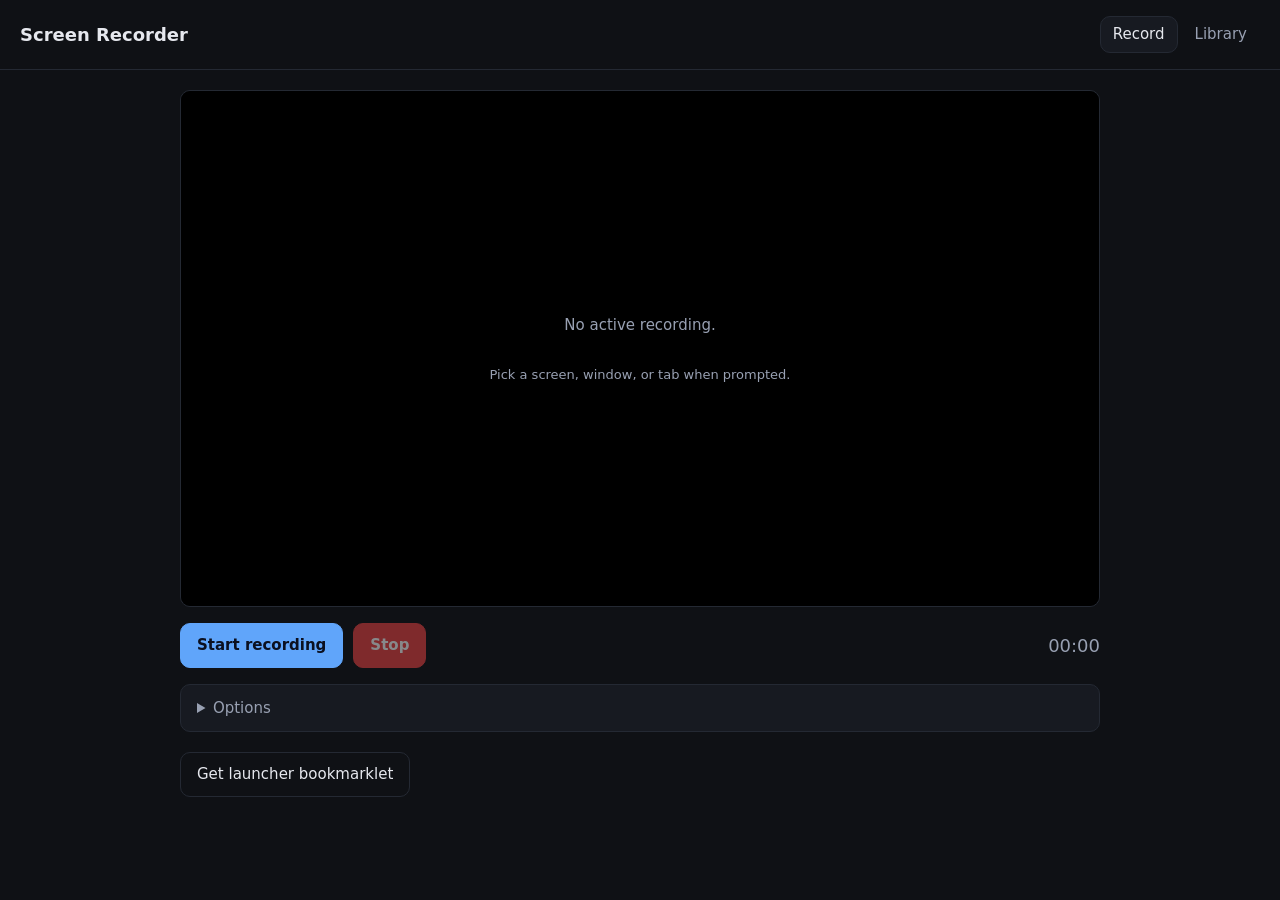
<file: screen-recorder/index.html>
<!DOCTYPE html>
<html lang="en">
<head>
  <meta charset="UTF-8" />
  <meta name="viewport" content="width=device-width, initial-scale=1, viewport-fit=cover" />
  <meta name="theme-color" content="#0f1115" />
  <title>Screen Recorder</title>
  <link rel="manifest" href="./manifest.webmanifest" />
  <link rel="icon" type="image/svg+xml" href="./icons/icon.svg" />
  <link rel="stylesheet" href="./css/styles.css" />
</head>
<body>
  <header class="app-header">
    <h1>Screen Recorder</h1>
    <nav class="tabs" role="tablist">
      <button class="tab" data-view="recorder" role="tab" aria-selected="true">Record</button>
      <button class="tab" data-view="library" role="tab" aria-selected="false">Library</button>
    </nav>
  </header>

  <main id="view-root" class="view-root"></main>

  <template id="tpl-recorder">
    <section class="recorder">
      <div class="preview-wrap">
        <video id="preview" autoplay muted playsinline></video>
        <div class="preview-empty" id="preview-empty">
          <p>No active recording.</p>
          <p class="hint">Pick a screen, window, or tab when prompted.</p>
        </div>
      </div>
      <div class="controls">
        <button id="btn-start" class="primary">Start recording</button>
        <button id="btn-stop" class="danger" disabled>Stop</button>
        <span id="timer" class="timer" aria-live="polite">00:00</span>
      </div>
      <details class="options">
        <summary>Options</summary>
        <label><input type="checkbox" id="opt-audio" checked /> Capture system audio (if available)</label>
        <label><input type="checkbox" id="opt-mic" /> Include microphone</label>
      </details>
      <div class="install-hint">
        <button id="btn-get-bookmarklet" class="ghost">Get launcher bookmarklet</button>
      </div>
    </section>
  </template>

  <template id="tpl-library">
    <section class="library">
      <ul id="recordings" class="recordings"></ul>
      <p id="library-empty" class="empty">No recordings saved yet.</p>
    </section>
  </template>

  <template id="tpl-trimmer">
    <section class="trimmer">
      <button class="back" id="btn-back">&larr; Back to library</button>
      <h2 id="trim-title"></h2>
      <video id="trim-video" controls playsinline></video>
      <div class="trim-range">
        <label>Start <input type="range" id="trim-start" min="0" max="100" step="0.01" value="0" /></label>
        <label>End <input type="range" id="trim-end" min="0" max="100" step="0.01" value="100" /></label>
        <div class="trim-readout">
          <span id="trim-start-read">0.00s</span> &rarr; <span id="trim-end-read">0.00s</span>
          (<span id="trim-duration-read">0.00s</span>)
        </div>
      </div>
      <div class="controls">
        <button id="btn-preview" class="ghost">Preview range</button>
        <button id="btn-export" class="primary">Export trimmed</button>
        <button id="btn-download-original" class="ghost">Download original</button>
      </div>
      <progress id="export-progress" value="0" max="1" hidden></progress>
    </section>
  </template>

  <dialog id="bookmarklet-dialog">
    <form method="dialog">
      <h3>Launcher bookmarklet</h3>
      <p>Drag the link below to your bookmarks bar. Clicking it opens the recorder and auto-starts.</p>
      <p><a id="bookmarklet-link" href="#">Record Screen</a></p>
      <p class="hint">Or copy this URL:</p>
      <textarea id="bookmarklet-source" readonly rows="4"></textarea>
      <menu><button value="close">Close</button></menu>
    </form>
  </dialog>

  <script type="module" src="./js/app.js"></script>
</body>
</html>
</file>
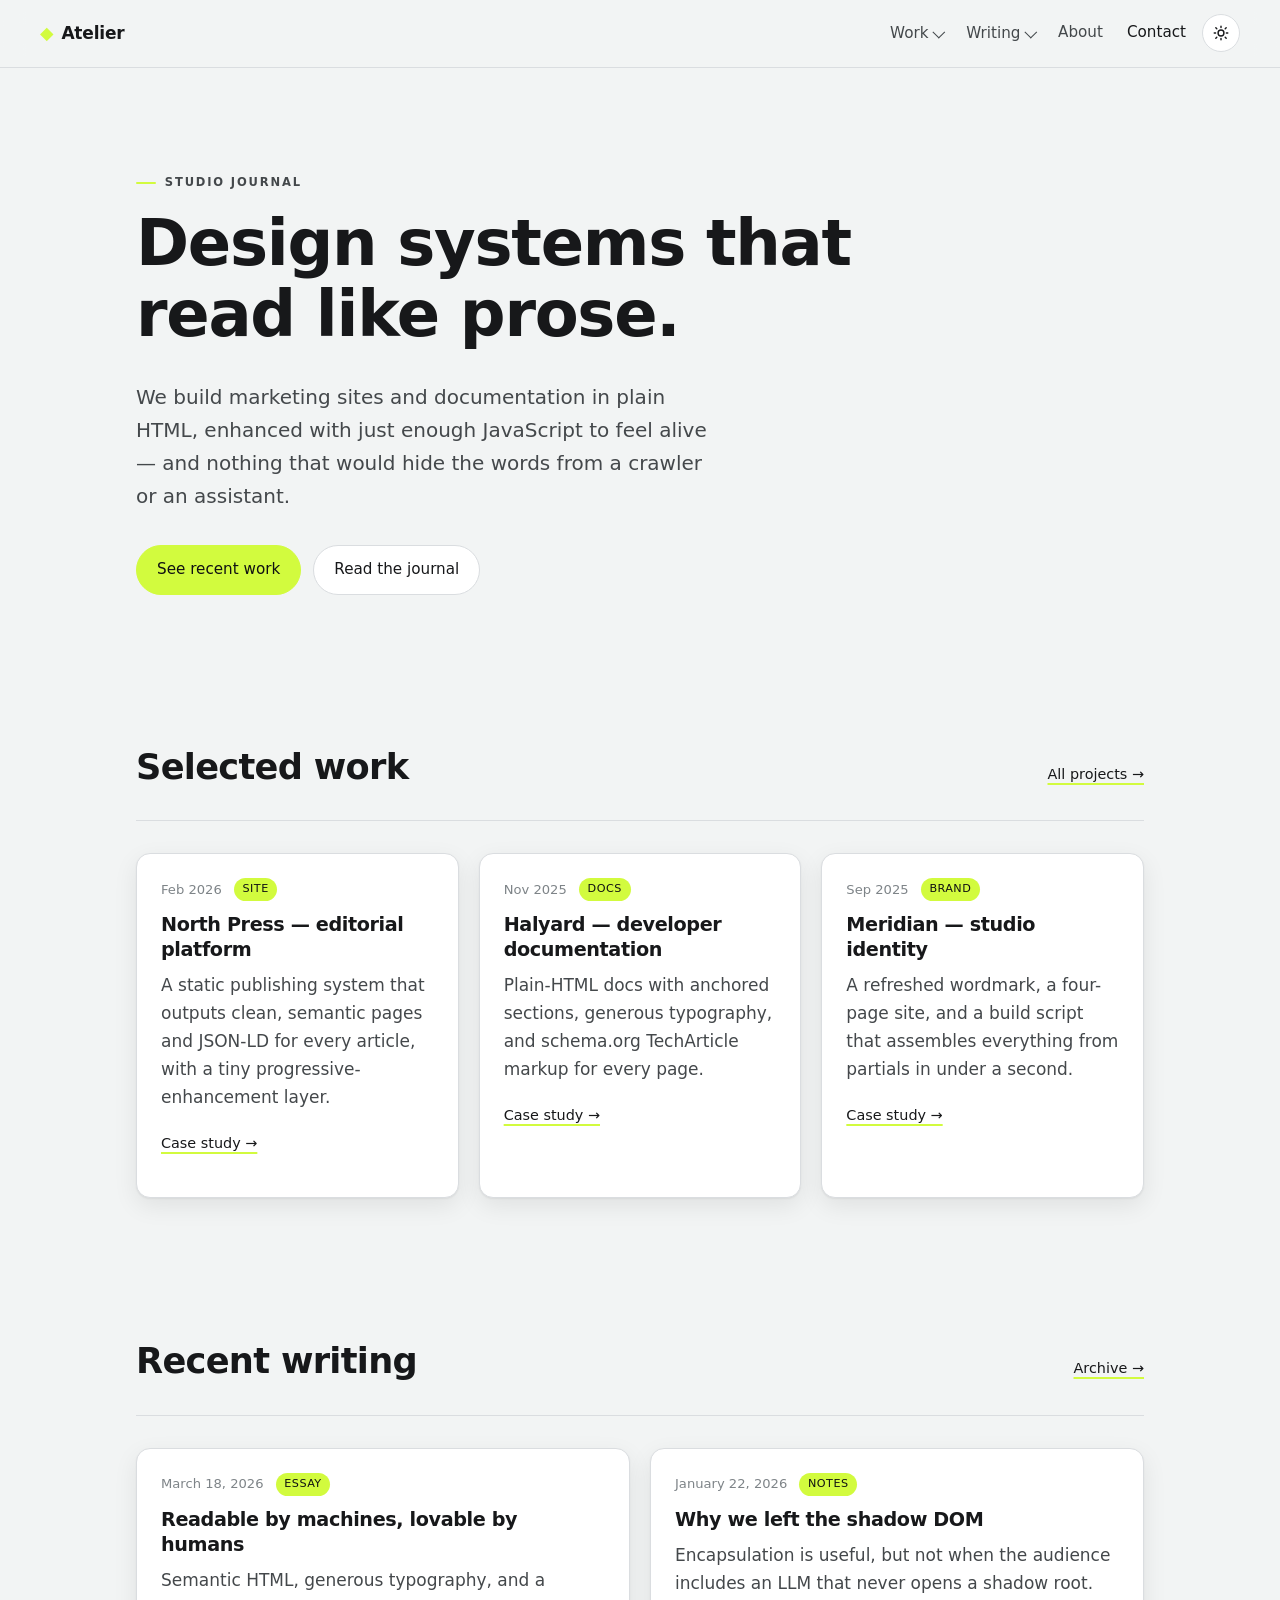
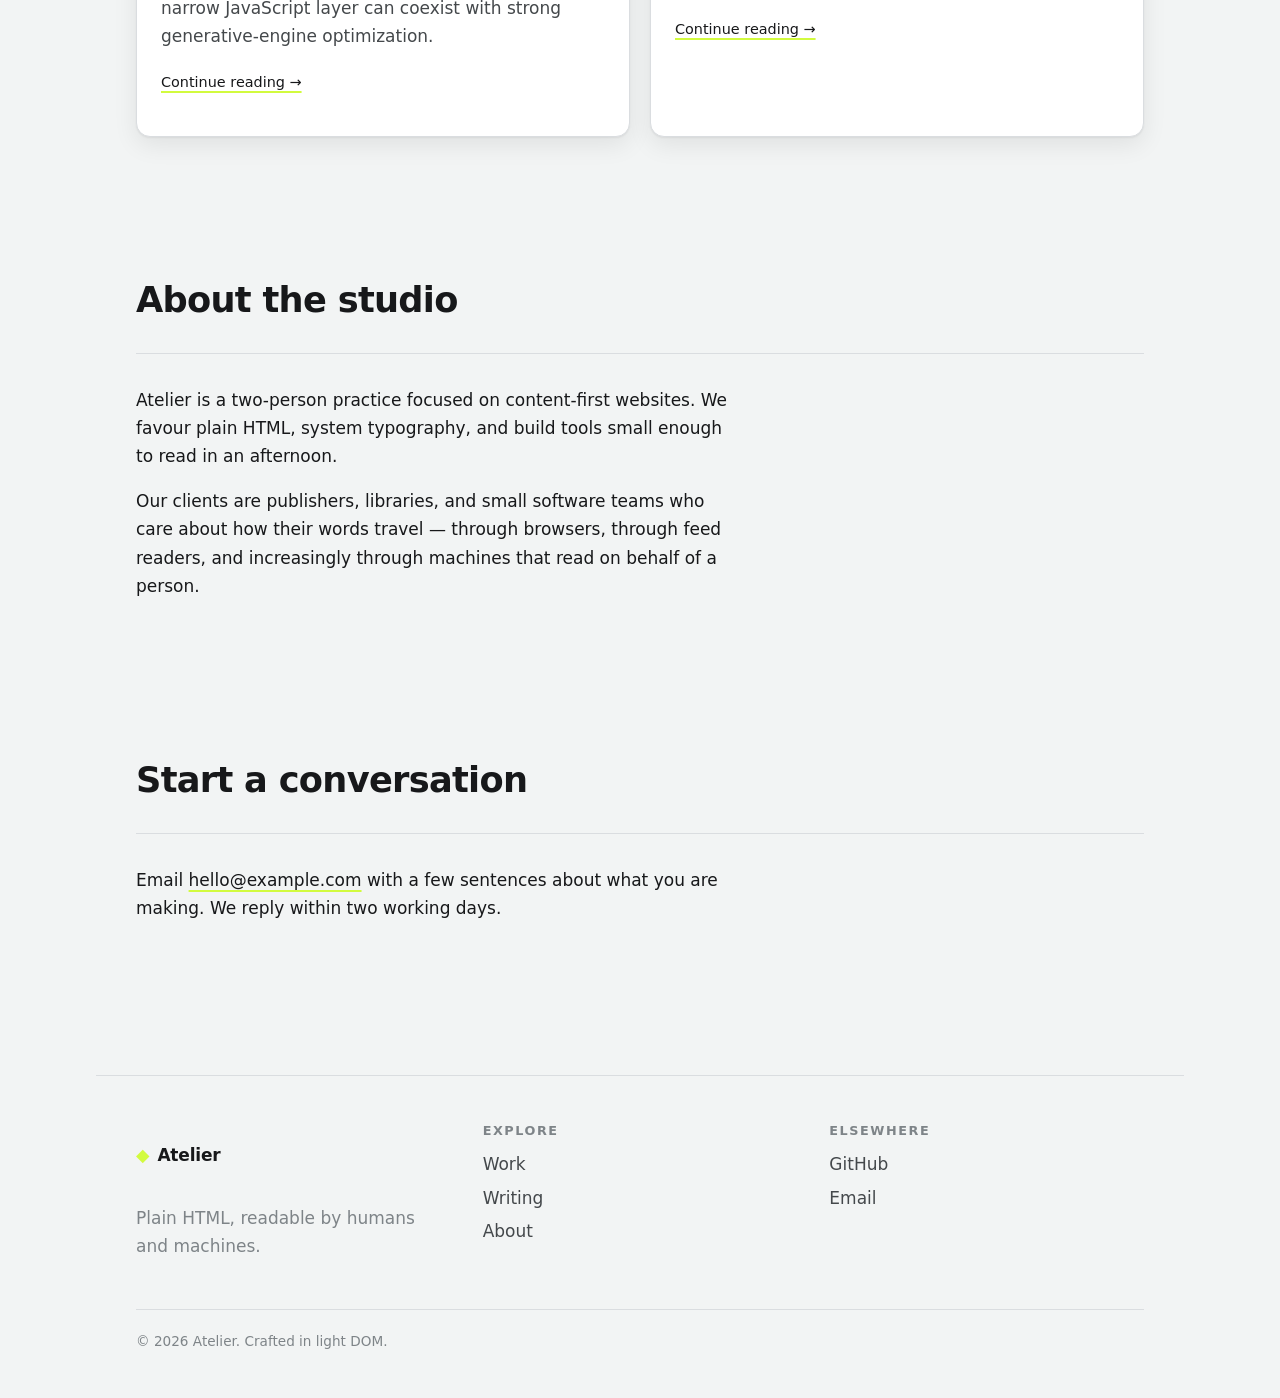
<file: templating/index.html>
<!doctype html>
<html lang="en">
<head>
  <meta charset="utf-8" />
  <meta name="viewport" content="width=device-width, initial-scale=1" />
  <title>Atelier — Plain HTML, built for humans and machines</title>
  <meta name="description" content="A small studio that builds marketing sites and documentation in semantic HTML, enhanced with just enough JavaScript." />
  <link rel="canonical" href="https://example.com/" />
  <script>
    (function(){try{var t=localStorage.getItem('theme');if(t==='light'||t==='dark')document.documentElement.setAttribute('data-theme',t);}catch(e){}})();
  </script>
  <link rel="preconnect" href="https://rsms.me" crossorigin>
  <link rel="stylesheet" href="https://rsms.me/inter/inter.css">
  <link rel="stylesheet" href="./assets/styles.css" />

  <script type="application/ld+json">
  {
    "@context": "https://schema.org",
    "@type": "WebSite",
    "name": "Atelier",
    "url": "https://example.com/",
    "description": "A small studio that builds marketing sites and documentation in semantic HTML.",
    "publisher": {
      "@type": "Organization",
      "name": "Atelier",
      "url": "https://example.com/"
    }
  }
  </script>
</head>
<body>

  <!-- fragment: header-mega.html (inlined at build time) -->
  <header class="site-header site-header-mega" data-fragment="header-mega">
    <a class="brand" href="/">
      <span class="brand-mark" aria-hidden="true">◆</span>
      <span class="brand-name">Atelier</span>
    </a>

    <nav id="site-nav" class="site-nav" aria-label="Primary">
      <ul>
        <li class="nav-group">
          <details class="dropdown" data-dropdown>
            <summary>
              Work
              <span class="dropdown-chevron" aria-hidden="true"></span>
            </summary>
            <div class="dropdown-panel" role="group" aria-label="Recent work">
              <ul class="dropdown-list">
                <li><a href="/work/north-press.html">North Press</a></li>
                <li><a href="/work/halyard.html">Halyard</a></li>
                <li><a href="/work/meridian.html">Meridian</a></li>
                <li><a href="/work/axon.html">Axon</a></li>
                <li><a href="/work/ember.html">Ember</a></li>
                <li role="separator" class="dropdown-sep"></li>
                <li><a href="#work" class="dropdown-all">All projects &rarr;</a></li>
              </ul>
            </div>
          </details>
        </li>

        <li class="nav-group">
          <details class="dropdown" data-dropdown>
            <summary>
              Writing
              <span class="dropdown-chevron" aria-hidden="true"></span>
            </summary>
            <div class="dropdown-panel" role="group" aria-label="Recent writing">
              <ul class="dropdown-list">
                <li><a href="./article.html">Readable by machines, lovable by humans</a></li>
                <li><a href="/writing/light-dom-fragments.html">Why we left the shadow DOM</a></li>
                <li><a href="/writing/build-step-in-an-afternoon.html">A build step you can read in an afternoon</a></li>
                <li><a href="/writing/anchors-not-routers.html">Anchors, not routers</a></li>
                <li><a href="/writing/schema-first-drafts.html">Writing the schema before the prose</a></li>
                <li role="separator" class="dropdown-sep"></li>
                <li><a href="#writing" class="dropdown-all">Full archive &rarr;</a></li>
              </ul>
            </div>
          </details>
        </li>

        <li><a href="#about">About</a></li>
        <li><a href="#contact">Contact</a></li>
      </ul>
    </nav>

    <div class="header-tools">
      <button
        class="theme-toggle"
        type="button"
        aria-label="Toggle color theme"
        aria-pressed="false"
        data-toggle="theme"
      >
        <svg class="theme-icon theme-icon-sun" viewBox="0 0 20 20" fill="none" stroke="currentColor" stroke-width="1.6" stroke-linecap="round" aria-hidden="true">
          <circle cx="10" cy="10" r="3.25"/>
          <path d="M10 2.5v1.5M10 16v1.5M4.25 4.25l1.06 1.06M14.69 14.69l1.06 1.06M2.5 10h1.5M16 10h1.5M4.25 15.75l1.06-1.06M14.69 5.31l1.06-1.06"/>
        </svg>
        <svg class="theme-icon theme-icon-moon" viewBox="0 0 20 20" fill="none" stroke="currentColor" stroke-width="1.6" stroke-linecap="round" stroke-linejoin="round" aria-hidden="true">
          <path d="M17 11.5A7.5 7.5 0 1 1 8.5 3 5.5 5.5 0 0 0 17 11.5z"/>
        </svg>
      </button>

      <button
        class="nav-toggle"
        type="button"
        aria-expanded="false"
        aria-controls="site-nav"
        data-toggle="nav"
      >
        <span class="sr-only">Menu</span>
        <span class="nav-toggle-bar" aria-hidden="true"></span>
        <span class="nav-toggle-bar" aria-hidden="true"></span>
        <span class="nav-toggle-bar" aria-hidden="true"></span>
      </button>
    </div>
  </header>

  <main>

    <!-- fragment: hero.html -->
    <section class="hero" id="top" data-fragment="hero">
      <p class="eyebrow">Studio Journal</p>
      <h1>Design systems that read like prose.</h1>
      <p class="lede">
        We build marketing sites and documentation in plain HTML, enhanced with
        just enough JavaScript to feel alive &mdash; and nothing that would hide
        the words from a crawler or an assistant.
      </p>
      <p class="cta-row">
        <a class="button button-primary" href="#work">See recent work</a>
        <a class="button" href="#writing">Read the journal</a>
      </p>
    </section>

    <section class="section" id="work" aria-labelledby="work-title">
      <header class="section-head">
        <h2 id="work-title">Selected work</h2>
        <a href="/work.html">All projects &rarr;</a>
      </header>

      <div class="card-grid">
        <!-- fragment: card.html (variant: project) -->
        <article class="card">
          <p class="card-meta">
            <time datetime="2026-02">Feb 2026</time>
            <span class="card-tag">Site</span>
          </p>
          <h3 class="card-title">
            <a href="/work/north-press.html">North Press — editorial platform</a>
          </h3>
          <p class="card-excerpt">
            A static publishing system that outputs clean, semantic pages and
            JSON-LD for every article, with a tiny progressive-enhancement layer.
          </p>
          <p class="card-cta"><a href="/work/north-press.html">Case study &rarr;</a></p>
        </article>

        <article class="card">
          <p class="card-meta">
            <time datetime="2025-11">Nov 2025</time>
            <span class="card-tag">Docs</span>
          </p>
          <h3 class="card-title">
            <a href="/work/halyard.html">Halyard — developer documentation</a>
          </h3>
          <p class="card-excerpt">
            Plain-HTML docs with anchored sections, generous typography, and
            schema.org TechArticle markup for every page.
          </p>
          <p class="card-cta"><a href="/work/halyard.html">Case study &rarr;</a></p>
        </article>

        <article class="card">
          <p class="card-meta">
            <time datetime="2025-09">Sep 2025</time>
            <span class="card-tag">Brand</span>
          </p>
          <h3 class="card-title">
            <a href="/work/meridian.html">Meridian — studio identity</a>
          </h3>
          <p class="card-excerpt">
            A refreshed wordmark, a four-page site, and a build script that
            assembles everything from partials in under a second.
          </p>
          <p class="card-cta"><a href="/work/meridian.html">Case study &rarr;</a></p>
        </article>
      </div>
    </section>

    <section class="section" id="writing" aria-labelledby="writing-title">
      <header class="section-head">
        <h2 id="writing-title">Recent writing</h2>
        <a href="/writing/">Archive &rarr;</a>
      </header>

      <div class="card-grid">
        <!-- fragment: card.html (variant: essay) -->
        <article class="card">
          <p class="card-meta">
            <time datetime="2026-03-18">March 18, 2026</time>
            <span class="card-tag">Essay</span>
          </p>
          <h3 class="card-title">
            <a href="./article.html">Readable by machines, lovable by humans</a>
          </h3>
          <p class="card-excerpt">
            Semantic HTML, generous typography, and a narrow JavaScript layer
            can coexist with strong generative-engine optimization.
          </p>
          <p class="card-cta"><a href="./article.html">Continue reading &rarr;</a></p>
        </article>

        <article class="card">
          <p class="card-meta">
            <time datetime="2026-01-22">January 22, 2026</time>
            <span class="card-tag">Notes</span>
          </p>
          <h3 class="card-title">
            <a href="/writing/light-dom-fragments.html">Why we left the shadow DOM</a>
          </h3>
          <p class="card-excerpt">
            Encapsulation is useful, but not when the audience includes an LLM
            that never opens a shadow root.
          </p>
          <p class="card-cta"><a href="/writing/light-dom-fragments.html">Continue reading &rarr;</a></p>
        </article>
      </div>
    </section>

    <section class="section" id="about" aria-labelledby="about-title">
      <header class="section-head">
        <h2 id="about-title">About the studio</h2>
      </header>
      <div class="prose">
        <p>
          Atelier is a two-person practice focused on content-first websites.
          We favour plain HTML, system typography, and build tools small enough
          to read in an afternoon.
        </p>
        <p>
          Our clients are publishers, libraries, and small software teams who
          care about how their words travel &mdash; through browsers, through
          feed readers, and increasingly through machines that read on behalf
          of a person.
        </p>
      </div>
    </section>

    <section class="section" id="contact" aria-labelledby="contact-title">
      <header class="section-head">
        <h2 id="contact-title">Start a conversation</h2>
      </header>
      <div class="prose">
        <p>
          Email <a href="mailto:hello@example.com">hello@example.com</a> with a
          few sentences about what you are making. We reply within two working
          days.
        </p>
      </div>
    </section>

  </main>

  <!-- fragment: footer.html -->
  <footer class="site-footer" data-fragment="footer">
    <div class="footer-grid">
      <div>
        <p class="brand">
          <span class="brand-mark" aria-hidden="true">◆</span>
          <span class="brand-name">Atelier</span>
        </p>
        <p class="muted">Plain HTML, readable by humans and machines.</p>
      </div>
      <nav aria-label="Footer">
        <h2>Explore</h2>
        <ul>
          <li><a href="#work">Work</a></li>
          <li><a href="#writing">Writing</a></li>
          <li><a href="#about">About</a></li>
        </ul>
      </nav>
      <div>
        <h2>Elsewhere</h2>
        <ul>
          <li><a href="https://github.com/" rel="me">GitHub</a></li>
          <li><a href="mailto:hello@example.com">Email</a></li>
        </ul>
      </div>
    </div>
    <p class="copy muted">&copy; 2026 Atelier. Crafted in light DOM.</p>
  </footer>

  <script src="./assets/enhance.js" defer></script>
</body>
</html>
</file>
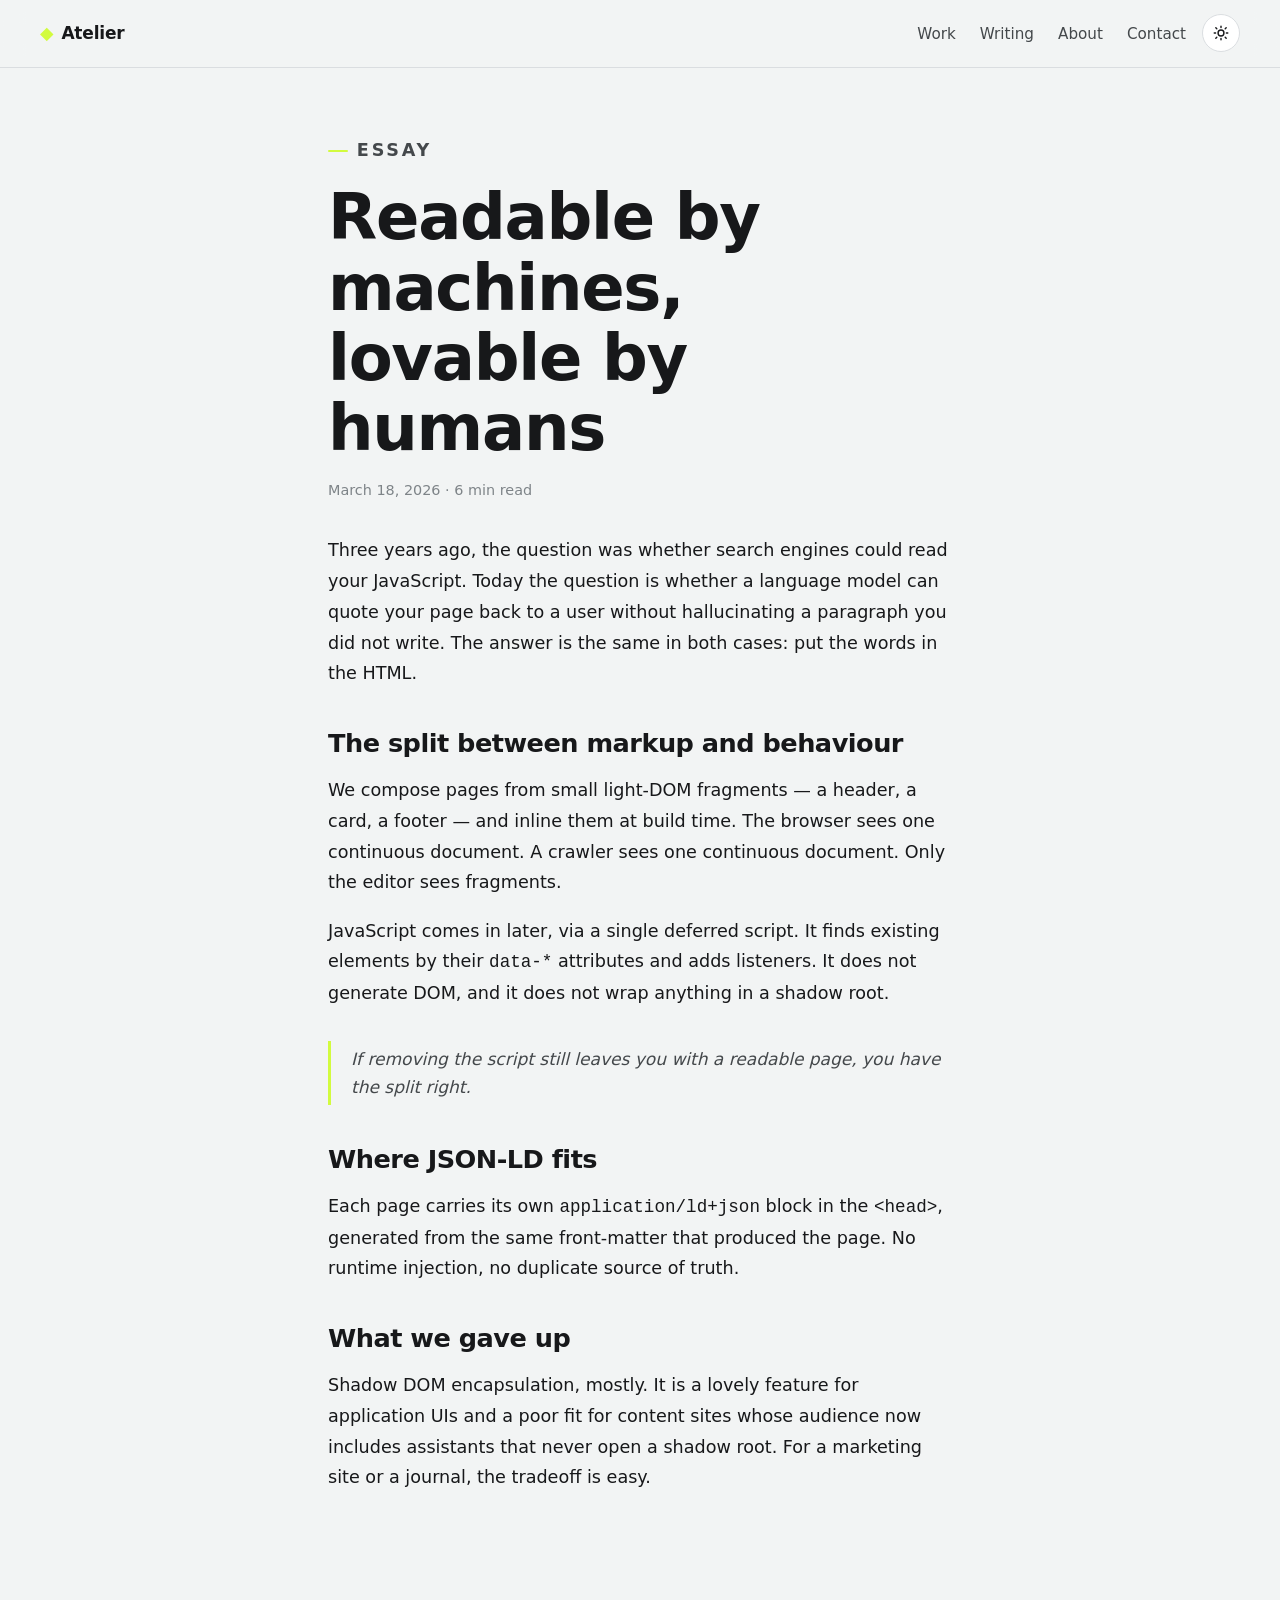
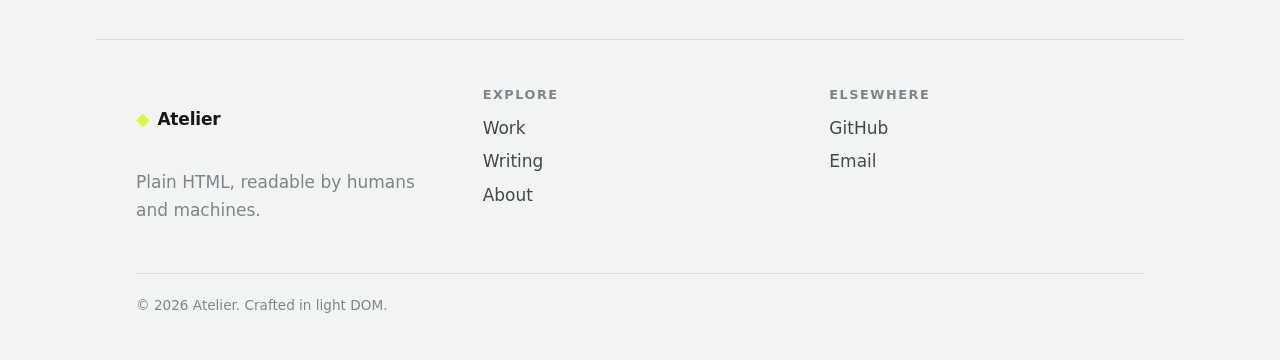
<file: templating/article.html>
<!doctype html>
<html lang="en">
<head>
  <meta charset="utf-8" />
  <meta name="viewport" content="width=device-width, initial-scale=1" />
  <title>Readable by machines, lovable by humans — Atelier</title>
  <meta name="description" content="How semantic HTML, generous typography, and a narrow JavaScript layer can coexist with generative-engine optimization." />
  <link rel="canonical" href="https://example.com/writing/readable-by-machines.html" />
  <script>
    (function(){try{var t=localStorage.getItem('theme');if(t==='light'||t==='dark')document.documentElement.setAttribute('data-theme',t);}catch(e){}})();
  </script>
  <link rel="preconnect" href="https://rsms.me" crossorigin>
  <link rel="stylesheet" href="https://rsms.me/inter/inter.css">
  <link rel="stylesheet" href="./assets/styles.css" />

  <script type="application/ld+json">
  {
    "@context": "https://schema.org",
    "@type": "Article",
    "headline": "Readable by machines, lovable by humans",
    "description": "How semantic HTML, generous typography, and a narrow JavaScript layer can coexist with generative-engine optimization.",
    "datePublished": "2026-03-18",
    "dateModified": "2026-03-18",
    "author": {
      "@type": "Person",
      "name": "Atelier"
    },
    "publisher": {
      "@type": "Organization",
      "name": "Atelier",
      "url": "https://example.com/"
    },
    "mainEntityOfPage": {
      "@type": "WebPage",
      "@id": "https://example.com/writing/readable-by-machines.html"
    }
  }
  </script>
</head>
<body>

  <!-- fragment: header.html (same source as index.html) -->
  <header class="site-header" data-fragment="header">
    <a class="brand" href="./index.html">
      <span class="brand-mark" aria-hidden="true">◆</span>
      <span class="brand-name">Atelier</span>
    </a>

    <nav id="site-nav" class="site-nav" aria-label="Primary">
      <ul>
        <li><a href="./index.html#work">Work</a></li>
        <li><a href="./index.html#writing">Writing</a></li>
        <li><a href="./index.html#about">About</a></li>
        <li><a href="./index.html#contact">Contact</a></li>
      </ul>
    </nav>

    <div class="header-tools">
      <button
        class="theme-toggle"
        type="button"
        aria-label="Toggle color theme"
        aria-pressed="false"
        data-toggle="theme"
      >
        <svg class="theme-icon theme-icon-sun" viewBox="0 0 20 20" fill="none" stroke="currentColor" stroke-width="1.6" stroke-linecap="round" aria-hidden="true">
          <circle cx="10" cy="10" r="3.25"/>
          <path d="M10 2.5v1.5M10 16v1.5M4.25 4.25l1.06 1.06M14.69 14.69l1.06 1.06M2.5 10h1.5M16 10h1.5M4.25 15.75l1.06-1.06M14.69 5.31l1.06-1.06"/>
        </svg>
        <svg class="theme-icon theme-icon-moon" viewBox="0 0 20 20" fill="none" stroke="currentColor" stroke-width="1.6" stroke-linecap="round" stroke-linejoin="round" aria-hidden="true">
          <path d="M17 11.5A7.5 7.5 0 1 1 8.5 3 5.5 5.5 0 0 0 17 11.5z"/>
        </svg>
      </button>

      <button
        class="nav-toggle"
        type="button"
        aria-expanded="false"
        aria-controls="site-nav"
        data-toggle="nav"
      >
        <span class="sr-only">Menu</span>
        <span class="nav-toggle-bar" aria-hidden="true"></span>
        <span class="nav-toggle-bar" aria-hidden="true"></span>
        <span class="nav-toggle-bar" aria-hidden="true"></span>
      </button>
    </div>
  </header>

  <main>
    <article class="article">
      <header>
        <p class="eyebrow">Essay</p>
        <h1>Readable by machines, lovable by humans</h1>
        <p class="meta">
          <time datetime="2026-03-18">March 18, 2026</time> &middot; 6 min read
        </p>
      </header>

      <p>
        Three years ago, the question was whether search engines could read
        your JavaScript. Today the question is whether a language model can
        quote your page back to a user without hallucinating a paragraph you
        did not write. The answer is the same in both cases: put the words in
        the HTML.
      </p>

      <h2>The split between markup and behaviour</h2>

      <p>
        We compose pages from small light-DOM fragments &mdash; a header, a
        card, a footer &mdash; and inline them at build time. The browser sees
        one continuous document. A crawler sees one continuous document. Only
        the editor sees fragments.
      </p>

      <p>
        JavaScript comes in later, via a single deferred script. It finds
        existing elements by their <code>data-*</code> attributes and adds
        listeners. It does not generate DOM, and it does not wrap anything in
        a shadow root.
      </p>

      <blockquote>
        If removing the script still leaves you with a readable page, you have
        the split right.
      </blockquote>

      <h2>Where JSON-LD fits</h2>

      <p>
        Each page carries its own <code>application/ld+json</code> block in
        the <code>&lt;head&gt;</code>, generated from the same front-matter
        that produced the page. No runtime injection, no duplicate source of
        truth.
      </p>

      <h2>What we gave up</h2>

      <p>
        Shadow DOM encapsulation, mostly. It is a lovely feature for
        application UIs and a poor fit for content sites whose audience now
        includes assistants that never open a shadow root. For a marketing
        site or a journal, the tradeoff is easy.
      </p>
    </article>
  </main>

  <!-- fragment: footer.html -->
  <footer class="site-footer" data-fragment="footer">
    <div class="footer-grid">
      <div>
        <p class="brand">
          <span class="brand-mark" aria-hidden="true">◆</span>
          <span class="brand-name">Atelier</span>
        </p>
        <p class="muted">Plain HTML, readable by humans and machines.</p>
      </div>
      <nav aria-label="Footer">
        <h2>Explore</h2>
        <ul>
          <li><a href="./index.html#work">Work</a></li>
          <li><a href="./index.html#writing">Writing</a></li>
          <li><a href="./index.html#about">About</a></li>
        </ul>
      </nav>
      <div>
        <h2>Elsewhere</h2>
        <ul>
          <li><a href="https://github.com/" rel="me">GitHub</a></li>
          <li><a href="mailto:hello@example.com">Email</a></li>
        </ul>
      </div>
    </div>
    <p class="copy muted">&copy; 2026 Atelier. Crafted in light DOM.</p>
  </footer>

  <script src="./assets/enhance.js" defer></script>
</body>
</html>
</file>
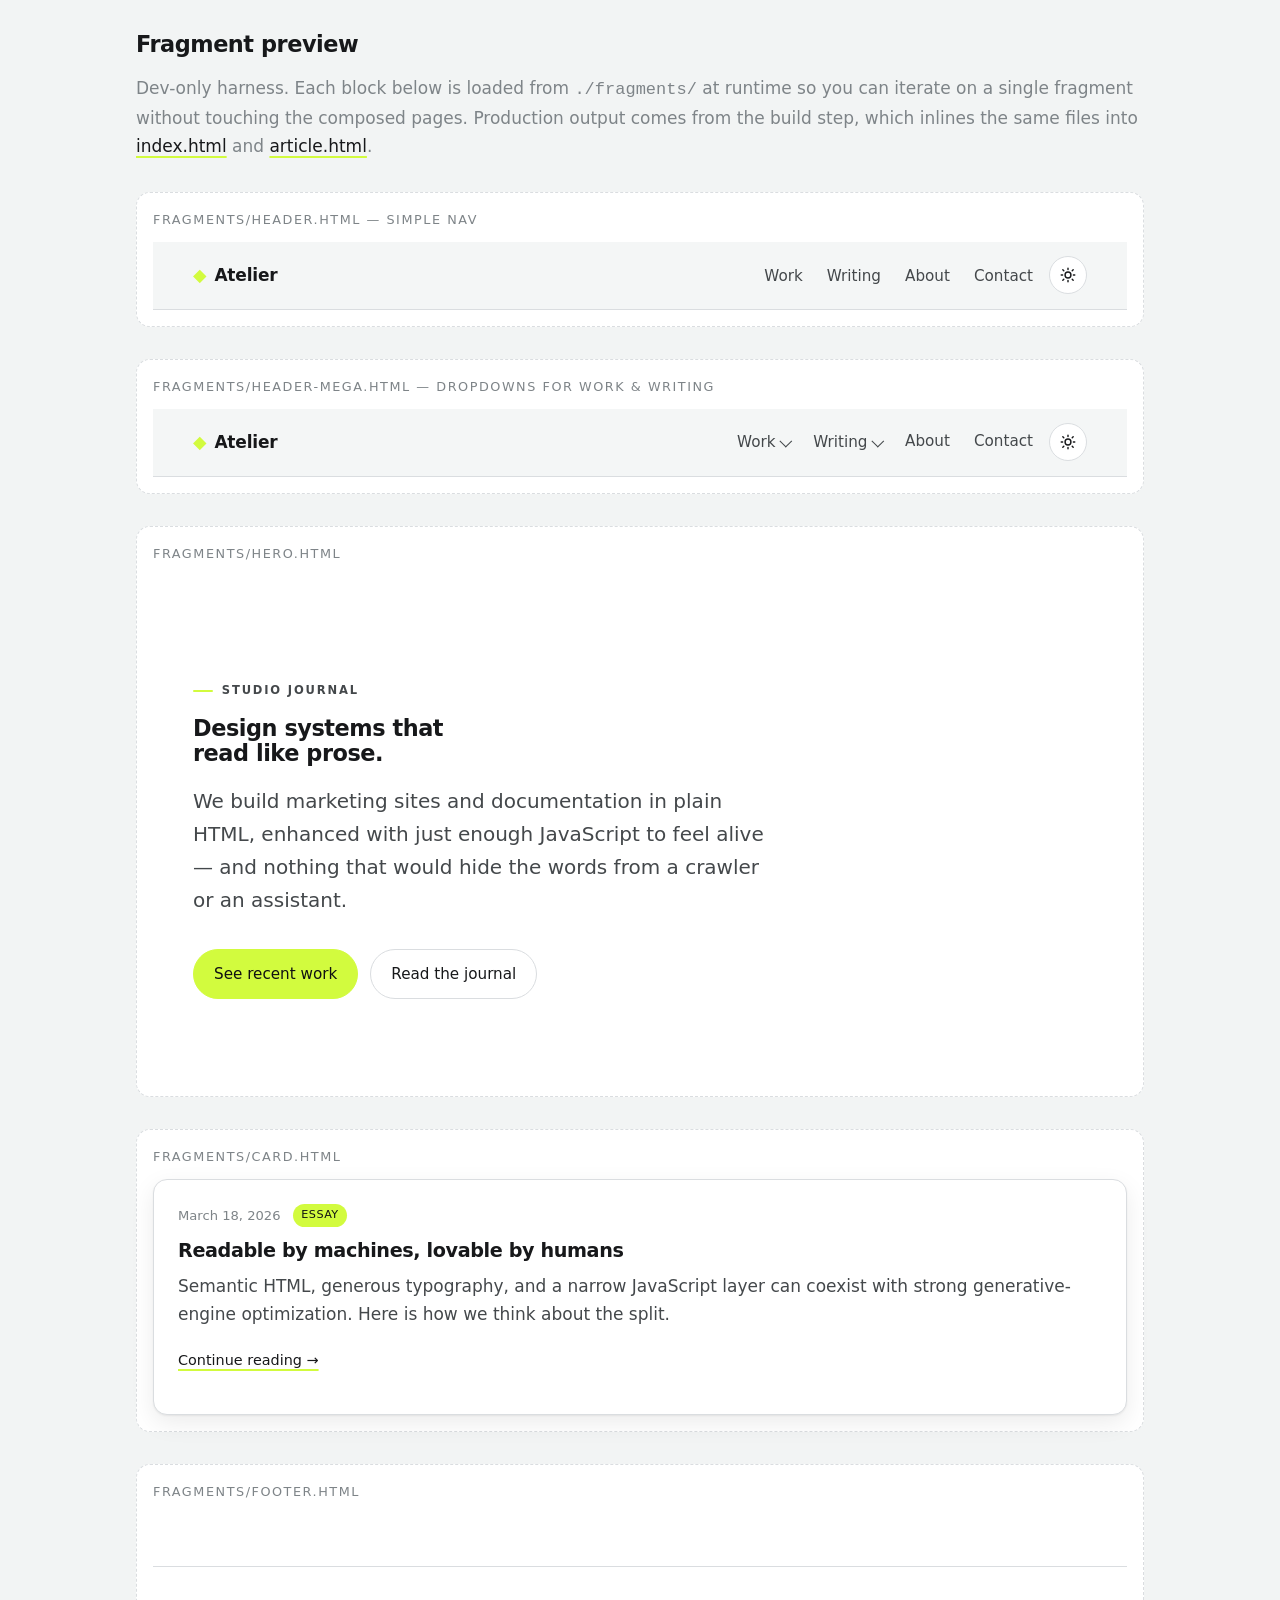
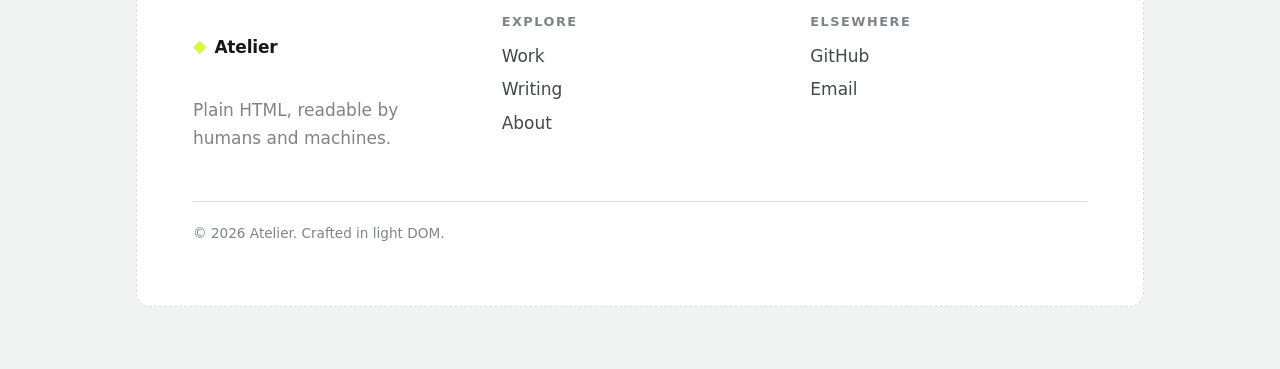
<file: templating/preview.html>
<!doctype html>
<html lang="en">
<head>
  <meta charset="utf-8" />
  <meta name="viewport" content="width=device-width, initial-scale=1" />
  <title>Fragment preview — Atelier</title>
  <meta name="robots" content="noindex" />
  <script>
    (function(){try{var t=localStorage.getItem('theme');if(t==='light'||t==='dark')document.documentElement.setAttribute('data-theme',t);}catch(e){}})();
  </script>
  <link rel="preconnect" href="https://rsms.me" crossorigin>
  <link rel="stylesheet" href="https://rsms.me/inter/inter.css">
  <link rel="stylesheet" href="./assets/styles.css" />
</head>
<body>
  <div class="preview-shell">
    <h1>Fragment preview</h1>
    <p class="muted">
      Dev-only harness. Each block below is loaded from
      <code>./fragments/</code> at runtime so you can iterate on a single
      fragment without touching the composed pages. Production output comes
      from the build step, which inlines the same files into
      <a href="./index.html">index.html</a> and
      <a href="./article.html">article.html</a>.
    </p>

    <section class="preview-block">
      <header>fragments/header.html &mdash; simple nav</header>
      <div data-include="./fragments/header.html"></div>
    </section>

    <section class="preview-block">
      <header>fragments/header-mega.html &mdash; dropdowns for Work &amp; Writing</header>
      <div data-include="./fragments/header-mega.html"></div>
    </section>

    <section class="preview-block">
      <header>fragments/hero.html</header>
      <div data-include="./fragments/hero.html"></div>
    </section>

    <section class="preview-block">
      <header>fragments/card.html</header>
      <div data-include="./fragments/card.html"></div>
    </section>

    <section class="preview-block">
      <header>fragments/footer.html</header>
      <div data-include="./fragments/footer.html"></div>
    </section>
  </div>

  <script>
    // Dev-only fragment loader. NOT used in production — the build step
    // inlines fragments into each page so crawlers see complete markup.
    (async () => {
      const slots = document.querySelectorAll('[data-include]');
      await Promise.all(Array.from(slots).map(async (slot) => {
        const url = slot.getAttribute('data-include');
        try {
          const res = await fetch(url);
          slot.innerHTML = await res.text();
        } catch (e) {
          slot.textContent = 'Failed to load ' + url + ' — serve this folder over HTTP.';
        }
      }));
      // Re-run enhancement once fragments are in the DOM.
      const s = document.createElement('script');
      s.src = './assets/enhance.js';
      document.body.appendChild(s);
    })();
  </script>
</body>
</html>
</file>
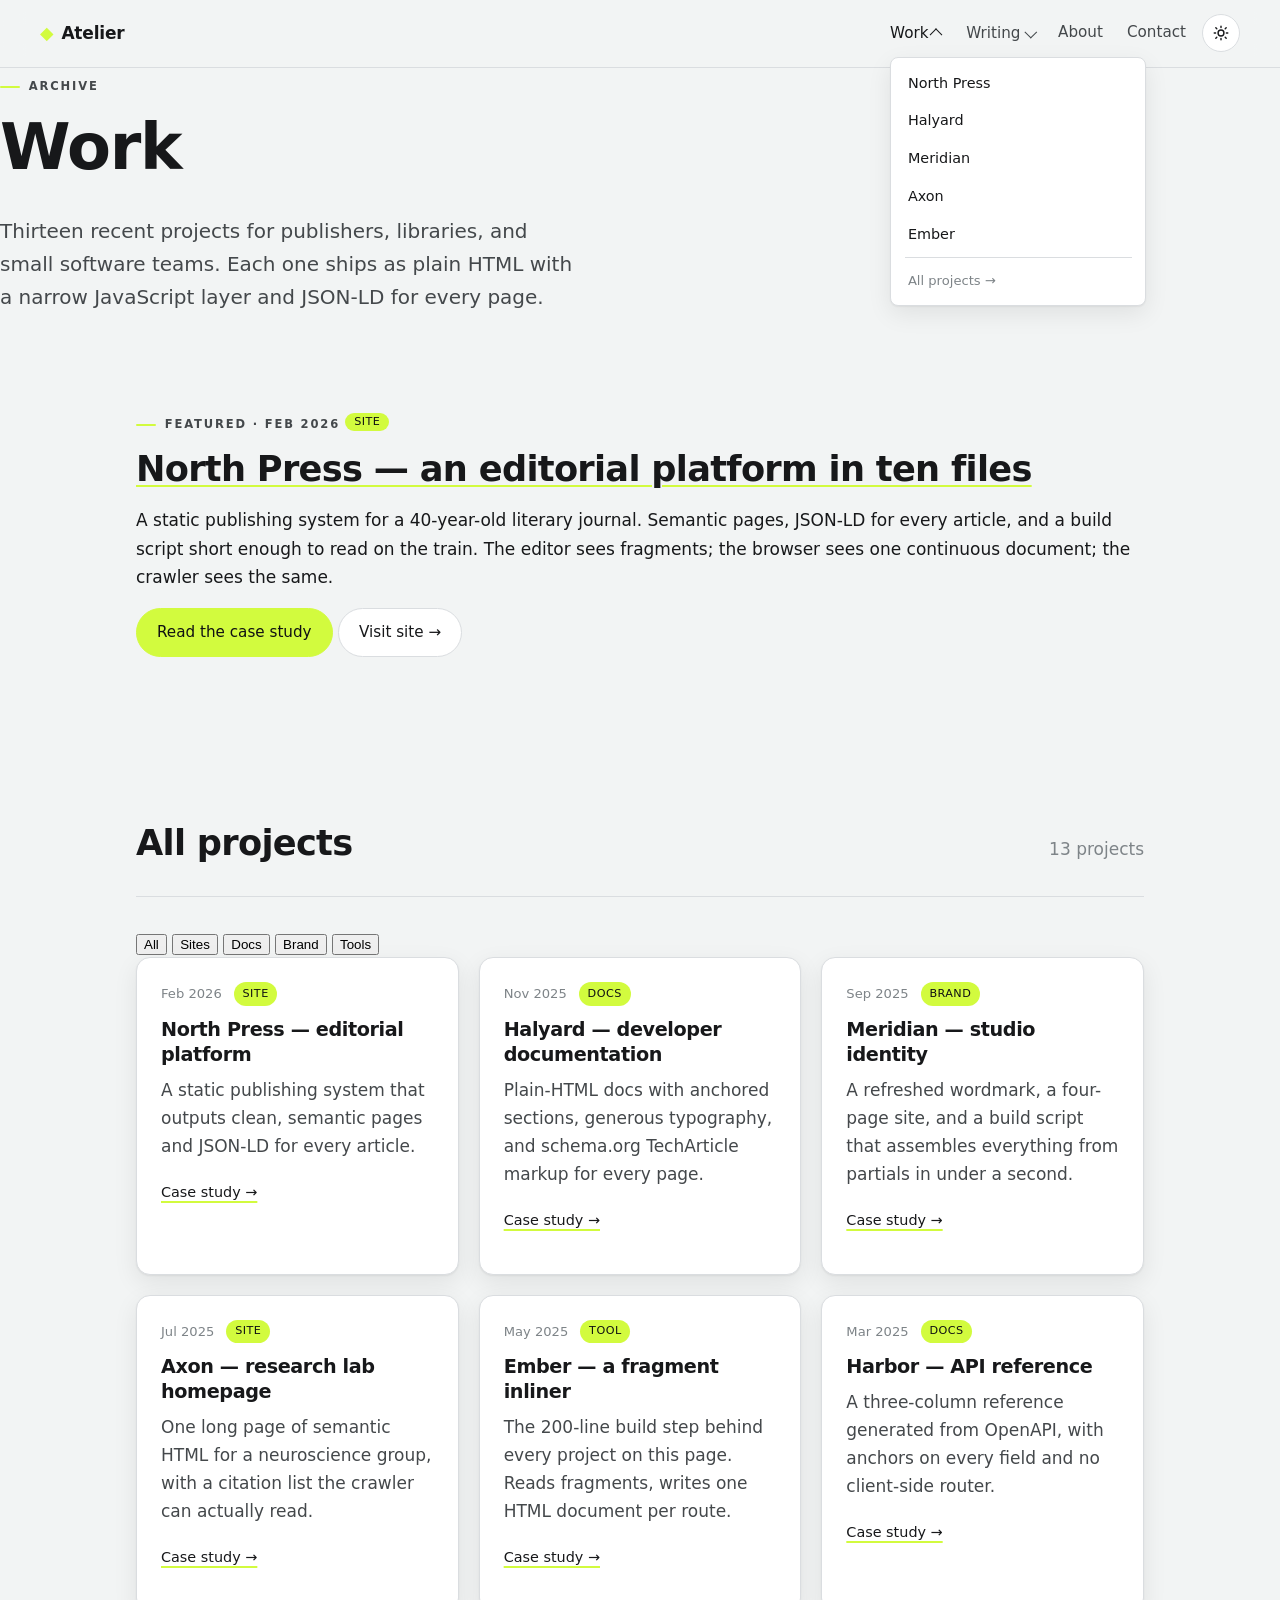
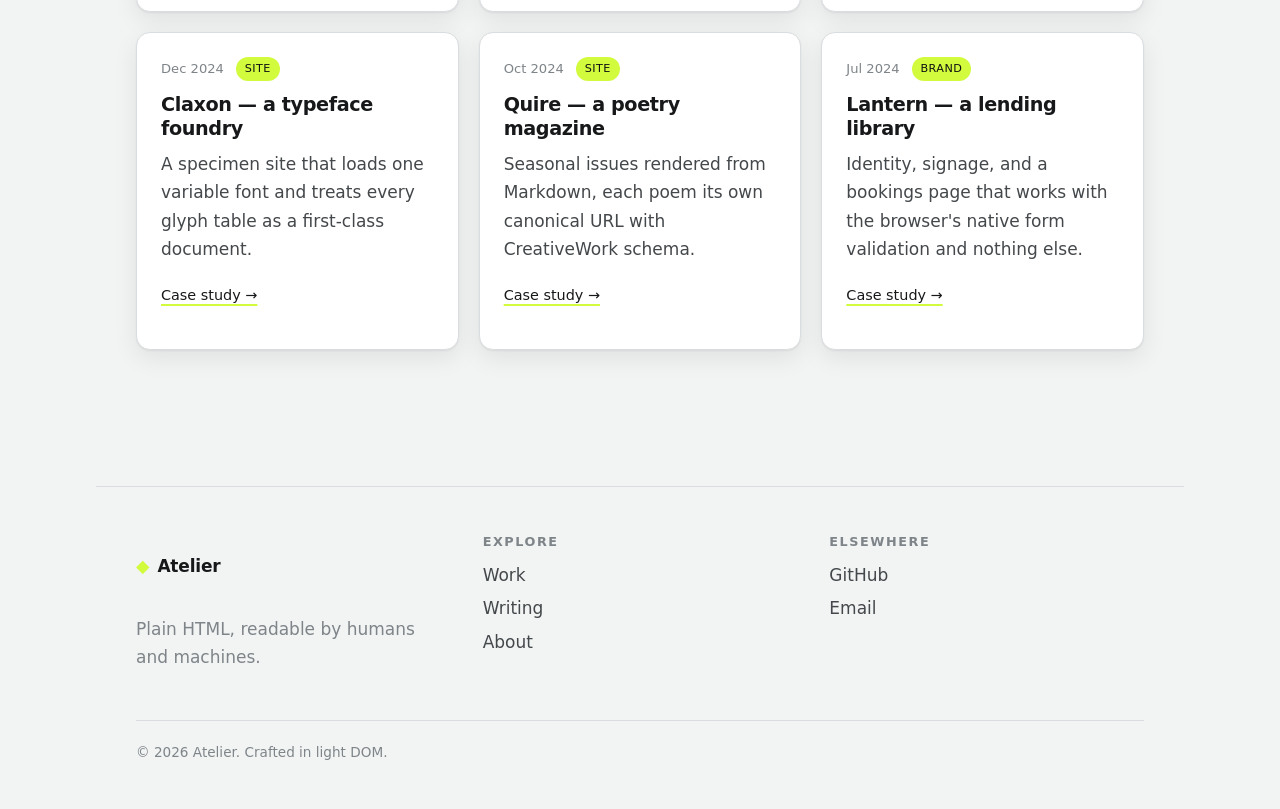
<file: templating/work.html>
<!doctype html>
<html lang="en">
<head>
  <meta charset="utf-8" />
  <meta name="viewport" content="width=device-width, initial-scale=1" />
  <title>Work — Atelier</title>
  <meta name="description" content="Selected projects from Atelier: editorial systems, developer documentation, and studio identities built in semantic HTML." />
  <link rel="canonical" href="https://example.com/work.html" />
  <script>
    (function(){try{var t=localStorage.getItem('theme');if(t==='light'||t==='dark')document.documentElement.setAttribute('data-theme',t);}catch(e){}})();
  </script>
  <link rel="preconnect" href="https://rsms.me" crossorigin>
  <link rel="stylesheet" href="https://rsms.me/inter/inter.css">
  <link rel="stylesheet" href="./assets/styles.css" />

  <script type="application/ld+json">
  {
    "@context": "https://schema.org",
    "@type": "CollectionPage",
    "name": "Work — Atelier",
    "description": "Selected projects from Atelier: editorial systems, developer documentation, and studio identities.",
    "url": "https://example.com/work.html",
    "isPartOf": {
      "@type": "WebSite",
      "name": "Atelier",
      "url": "https://example.com/"
    }
  }
  </script>
</head>
<body>

  <!-- fragment: header-mega.html -->
  <header class="site-header site-header-mega" data-fragment="header-mega">
    <a class="brand" href="./index.html">
      <span class="brand-mark" aria-hidden="true">◆</span>
      <span class="brand-name">Atelier</span>
    </a>

    <nav id="site-nav" class="site-nav" aria-label="Primary">
      <ul>
        <li class="nav-group">
          <details class="dropdown" data-dropdown open>
            <summary>
              Work
              <span class="dropdown-chevron" aria-hidden="true"></span>
            </summary>
            <div class="dropdown-panel" role="group" aria-label="Recent work">
              <ul class="dropdown-list">
                <li><a href="/work/north-press.html">North Press</a></li>
                <li><a href="/work/halyard.html">Halyard</a></li>
                <li><a href="/work/meridian.html">Meridian</a></li>
                <li><a href="/work/axon.html">Axon</a></li>
                <li><a href="/work/ember.html">Ember</a></li>
                <li role="separator" class="dropdown-sep"></li>
                <li><a href="./work.html" class="dropdown-all" aria-current="page">All projects &rarr;</a></li>
              </ul>
            </div>
          </details>
        </li>

        <li class="nav-group">
          <details class="dropdown" data-dropdown>
            <summary>
              Writing
              <span class="dropdown-chevron" aria-hidden="true"></span>
            </summary>
            <div class="dropdown-panel" role="group" aria-label="Recent writing">
              <ul class="dropdown-list">
                <li><a href="./article.html">Readable by machines, lovable by humans</a></li>
                <li><a href="/writing/light-dom-fragments.html">Why we left the shadow DOM</a></li>
                <li><a href="/writing/build-step-in-an-afternoon.html">A build step you can read in an afternoon</a></li>
                <li><a href="/writing/anchors-not-routers.html">Anchors, not routers</a></li>
                <li><a href="/writing/schema-first-drafts.html">Writing the schema before the prose</a></li>
                <li role="separator" class="dropdown-sep"></li>
                <li><a href="./writing.html" class="dropdown-all">Full archive &rarr;</a></li>
              </ul>
            </div>
          </details>
        </li>

        <li><a href="./index.html#about">About</a></li>
        <li><a href="./index.html#contact">Contact</a></li>
      </ul>
    </nav>

    <div class="header-tools">
      <button
        class="theme-toggle"
        type="button"
        aria-label="Toggle color theme"
        aria-pressed="false"
        data-toggle="theme"
      >
        <svg class="theme-icon theme-icon-sun" viewBox="0 0 20 20" fill="none" stroke="currentColor" stroke-width="1.6" stroke-linecap="round" aria-hidden="true">
          <circle cx="10" cy="10" r="3.25"/>
          <path d="M10 2.5v1.5M10 16v1.5M4.25 4.25l1.06 1.06M14.69 14.69l1.06 1.06M2.5 10h1.5M16 10h1.5M4.25 15.75l1.06-1.06M14.69 5.31l1.06-1.06"/>
        </svg>
        <svg class="theme-icon theme-icon-moon" viewBox="0 0 20 20" fill="none" stroke="currentColor" stroke-width="1.6" stroke-linecap="round" stroke-linejoin="round" aria-hidden="true">
          <path d="M17 11.5A7.5 7.5 0 1 1 8.5 3 5.5 5.5 0 0 0 17 11.5z"/>
        </svg>
      </button>

      <button
        class="nav-toggle"
        type="button"
        aria-expanded="false"
        aria-controls="site-nav"
        data-toggle="nav"
      >
        <span class="sr-only">Menu</span>
        <span class="nav-toggle-bar" aria-hidden="true"></span>
        <span class="nav-toggle-bar" aria-hidden="true"></span>
        <span class="nav-toggle-bar" aria-hidden="true"></span>
      </button>
    </div>
  </header>

  <main>

    <section class="page-intro" aria-labelledby="work-title">
      <p class="eyebrow">Archive</p>
      <h1 id="work-title">Work</h1>
      <p class="lede">
        Thirteen recent projects for publishers, libraries, and small software
        teams. Each one ships as plain HTML with a narrow JavaScript layer and
        JSON-LD for every page.
      </p>
    </section>

    <section class="section" aria-label="Featured project">
      <article class="feature-card">
        <div class="feature-card-meta">
          <p class="eyebrow">Featured · Feb 2026</p>
          <span class="card-tag">Site</span>
        </div>
        <h2 class="feature-card-title">
          <a href="/work/north-press.html">North Press — an editorial platform in ten files</a>
        </h2>
        <p class="feature-card-excerpt">
          A static publishing system for a 40-year-old literary journal.
          Semantic pages, JSON-LD for every article, and a build script short
          enough to read on the train. The editor sees fragments; the browser
          sees one continuous document; the crawler sees the same.
        </p>
        <p class="feature-card-cta">
          <a class="button button-primary" href="/work/north-press.html">Read the case study</a>
          <a class="button" href="https://northpress.example/">Visit site &rarr;</a>
        </p>
      </article>
    </section>

    <section class="section" id="all-projects" aria-labelledby="all-projects-title">
      <header class="section-head">
        <h2 id="all-projects-title">All projects</h2>
        <p class="section-count muted"><span data-count>13</span> projects</p>
      </header>

      <nav class="chip-row" aria-label="Filter projects" data-filter-group="projects">
        <button type="button" class="chip" data-filter="all" aria-pressed="true">All</button>
        <button type="button" class="chip" data-filter="site" aria-pressed="false">Sites</button>
        <button type="button" class="chip" data-filter="docs" aria-pressed="false">Docs</button>
        <button type="button" class="chip" data-filter="brand" aria-pressed="false">Brand</button>
        <button type="button" class="chip" data-filter="tool" aria-pressed="false">Tools</button>
      </nav>

      <div class="card-grid" data-filter-target="projects">
        <article class="card" data-tags="site">
          <p class="card-meta">
            <time datetime="2026-02">Feb 2026</time>
            <span class="card-tag">Site</span>
          </p>
          <h3 class="card-title">
            <a href="/work/north-press.html">North Press — editorial platform</a>
          </h3>
          <p class="card-excerpt">
            A static publishing system that outputs clean, semantic pages and
            JSON-LD for every article.
          </p>
          <p class="card-cta"><a href="/work/north-press.html">Case study &rarr;</a></p>
        </article>

        <article class="card" data-tags="docs">
          <p class="card-meta">
            <time datetime="2025-11">Nov 2025</time>
            <span class="card-tag">Docs</span>
          </p>
          <h3 class="card-title">
            <a href="/work/halyard.html">Halyard — developer documentation</a>
          </h3>
          <p class="card-excerpt">
            Plain-HTML docs with anchored sections, generous typography, and
            schema.org TechArticle markup for every page.
          </p>
          <p class="card-cta"><a href="/work/halyard.html">Case study &rarr;</a></p>
        </article>

        <article class="card" data-tags="brand">
          <p class="card-meta">
            <time datetime="2025-09">Sep 2025</time>
            <span class="card-tag">Brand</span>
          </p>
          <h3 class="card-title">
            <a href="/work/meridian.html">Meridian — studio identity</a>
          </h3>
          <p class="card-excerpt">
            A refreshed wordmark, a four-page site, and a build script that
            assembles everything from partials in under a second.
          </p>
          <p class="card-cta"><a href="/work/meridian.html">Case study &rarr;</a></p>
        </article>

        <article class="card" data-tags="site">
          <p class="card-meta">
            <time datetime="2025-07">Jul 2025</time>
            <span class="card-tag">Site</span>
          </p>
          <h3 class="card-title">
            <a href="/work/axon.html">Axon — research lab homepage</a>
          </h3>
          <p class="card-excerpt">
            One long page of semantic HTML for a neuroscience group, with a
            citation list the crawler can actually read.
          </p>
          <p class="card-cta"><a href="/work/axon.html">Case study &rarr;</a></p>
        </article>

        <article class="card" data-tags="tool">
          <p class="card-meta">
            <time datetime="2025-05">May 2025</time>
            <span class="card-tag">Tool</span>
          </p>
          <h3 class="card-title">
            <a href="/work/ember.html">Ember — a fragment inliner</a>
          </h3>
          <p class="card-excerpt">
            The 200-line build step behind every project on this page. Reads
            fragments, writes one HTML document per route.
          </p>
          <p class="card-cta"><a href="/work/ember.html">Case study &rarr;</a></p>
        </article>

        <article class="card" data-tags="docs">
          <p class="card-meta">
            <time datetime="2025-03">Mar 2025</time>
            <span class="card-tag">Docs</span>
          </p>
          <h3 class="card-title">
            <a href="/work/harbor.html">Harbor — API reference</a>
          </h3>
          <p class="card-excerpt">
            A three-column reference generated from OpenAPI, with anchors on
            every field and no client-side router.
          </p>
          <p class="card-cta"><a href="/work/harbor.html">Case study &rarr;</a></p>
        </article>

        <article class="card" data-tags="site brand">
          <p class="card-meta">
            <time datetime="2024-12">Dec 2024</time>
            <span class="card-tag">Site</span>
          </p>
          <h3 class="card-title">
            <a href="/work/claxon.html">Claxon — a typeface foundry</a>
          </h3>
          <p class="card-excerpt">
            A specimen site that loads one variable font and treats every
            glyph table as a first-class document.
          </p>
          <p class="card-cta"><a href="/work/claxon.html">Case study &rarr;</a></p>
        </article>

        <article class="card" data-tags="site">
          <p class="card-meta">
            <time datetime="2024-10">Oct 2024</time>
            <span class="card-tag">Site</span>
          </p>
          <h3 class="card-title">
            <a href="/work/quire.html">Quire — a poetry magazine</a>
          </h3>
          <p class="card-excerpt">
            Seasonal issues rendered from Markdown, each poem its own
            canonical URL with CreativeWork schema.
          </p>
          <p class="card-cta"><a href="/work/quire.html">Case study &rarr;</a></p>
        </article>

        <article class="card" data-tags="brand">
          <p class="card-meta">
            <time datetime="2024-07">Jul 2024</time>
            <span class="card-tag">Brand</span>
          </p>
          <h3 class="card-title">
            <a href="/work/lantern.html">Lantern — a lending library</a>
          </h3>
          <p class="card-excerpt">
            Identity, signage, and a bookings page that works with the browser's
            native form validation and nothing else.
          </p>
          <p class="card-cta"><a href="/work/lantern.html">Case study &rarr;</a></p>
        </article>
      </div>

      <p class="empty-state muted" data-filter-empty hidden>
        Nothing in this category yet. Try <button type="button" class="linklike" data-filter-reset>All</button>.
      </p>
    </section>

  </main>

  <!-- fragment: footer.html -->
  <footer class="site-footer" data-fragment="footer">
    <div class="footer-grid">
      <div>
        <p class="brand">
          <span class="brand-mark" aria-hidden="true">◆</span>
          <span class="brand-name">Atelier</span>
        </p>
        <p class="muted">Plain HTML, readable by humans and machines.</p>
      </div>
      <nav aria-label="Footer">
        <h2>Explore</h2>
        <ul>
          <li><a href="./work.html" aria-current="page">Work</a></li>
          <li><a href="./writing.html">Writing</a></li>
          <li><a href="./index.html#about">About</a></li>
        </ul>
      </nav>
      <div>
        <h2>Elsewhere</h2>
        <ul>
          <li><a href="https://github.com/" rel="me">GitHub</a></li>
          <li><a href="mailto:hello@example.com">Email</a></li>
        </ul>
      </div>
    </div>
    <p class="copy muted">&copy; 2026 Atelier. Crafted in light DOM.</p>
  </footer>

  <script src="./assets/enhance.js" defer></script>
</body>
</html>
</file>
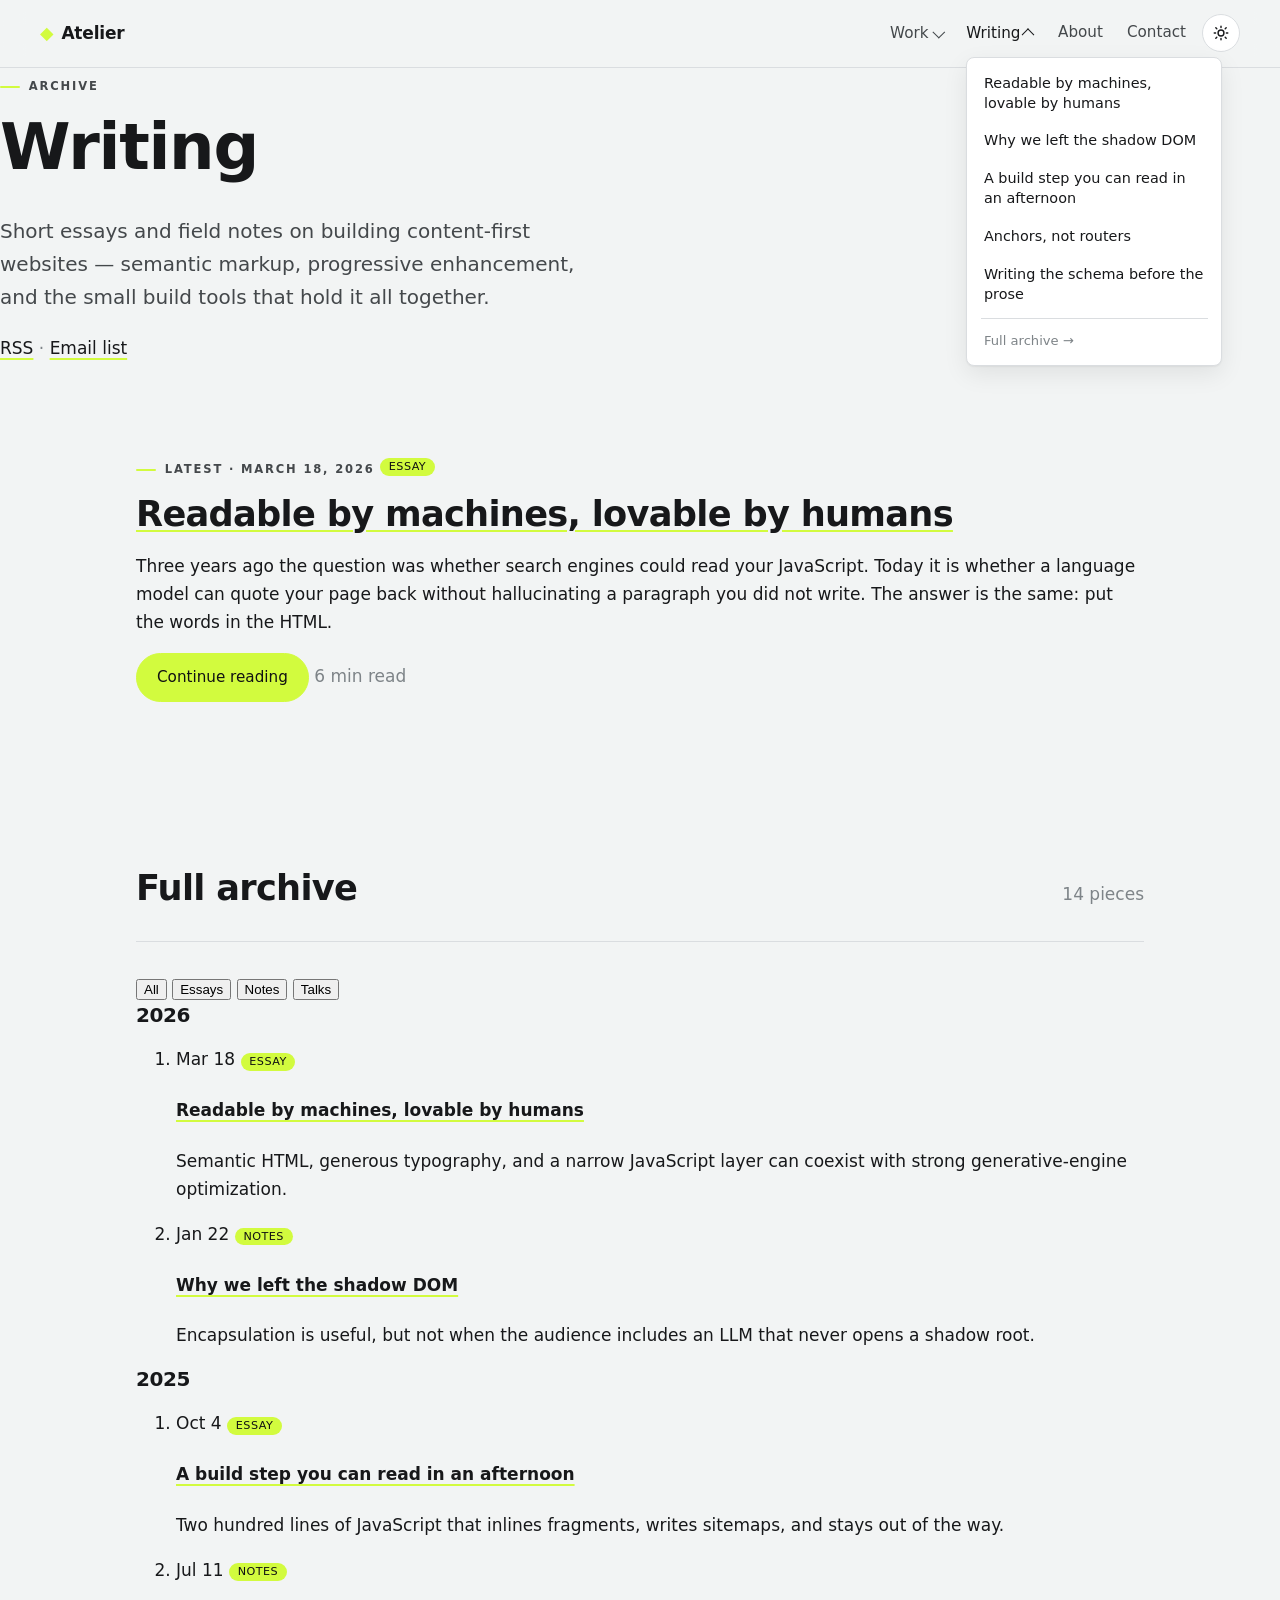
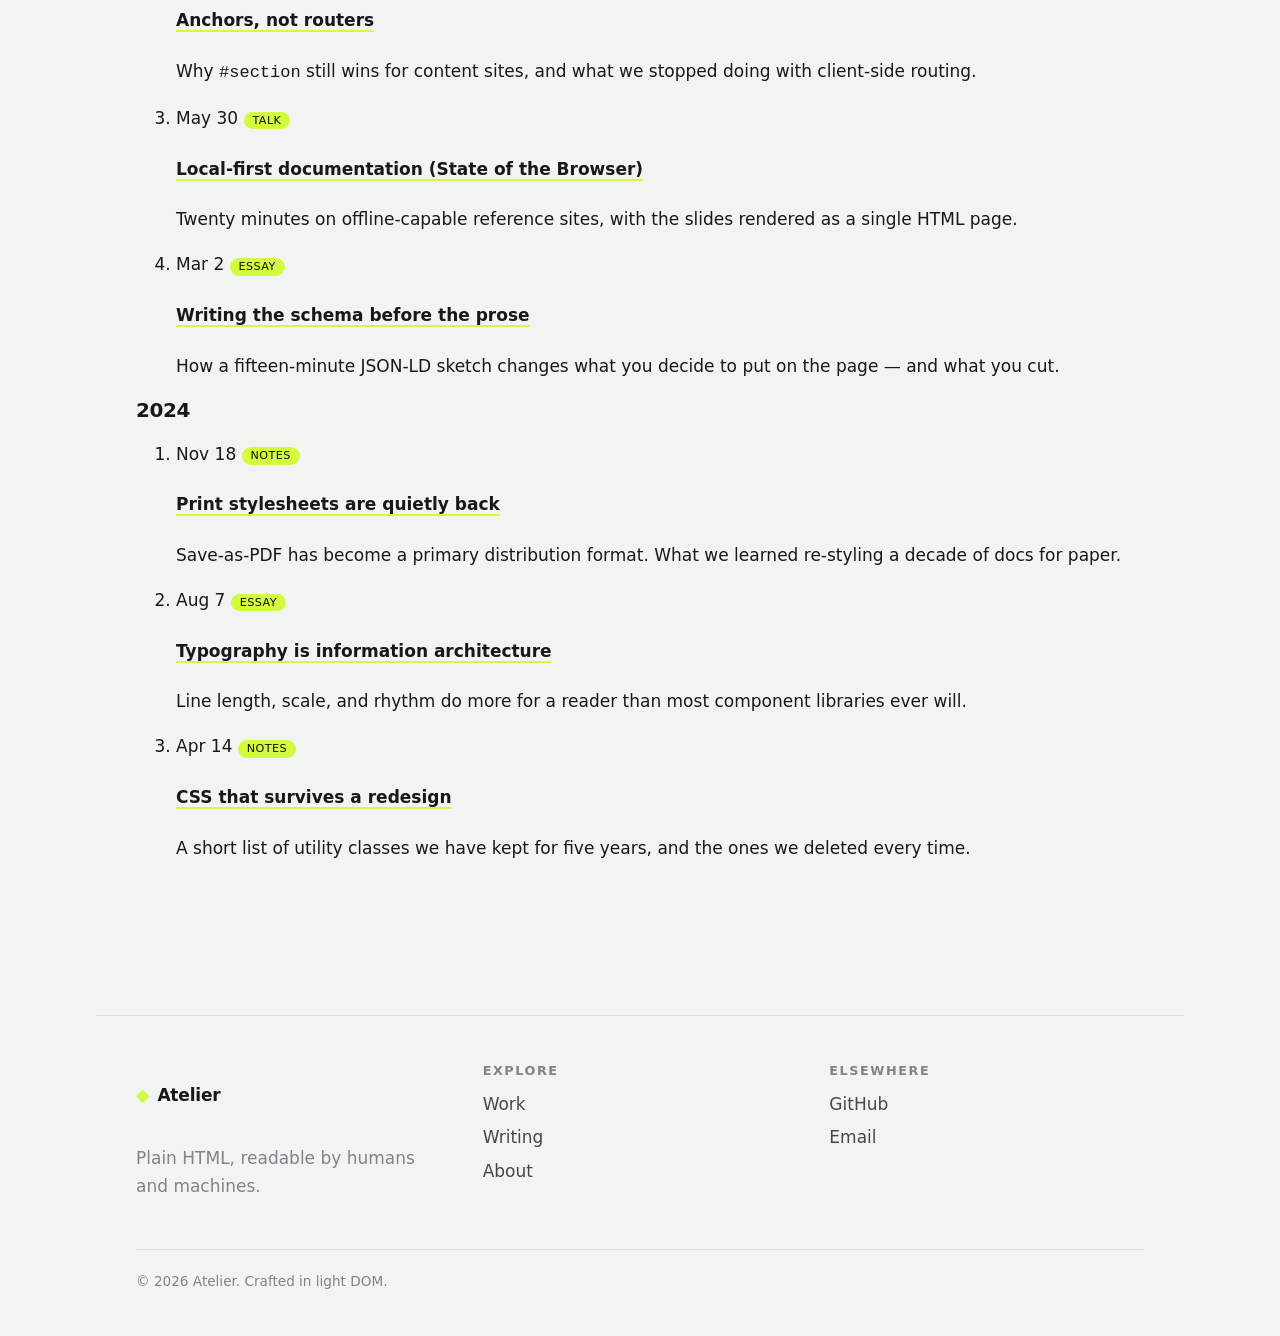
<file: templating/writing.html>
<!doctype html>
<html lang="en">
<head>
  <meta charset="utf-8" />
  <meta name="viewport" content="width=device-width, initial-scale=1" />
  <title>Writing — Atelier</title>
  <meta name="description" content="Essays and notes from Atelier on semantic HTML, progressive enhancement, and writing for machines as well as humans." />
  <link rel="canonical" href="https://example.com/writing.html" />
  <script>
    (function(){try{var t=localStorage.getItem('theme');if(t==='light'||t==='dark')document.documentElement.setAttribute('data-theme',t);}catch(e){}})();
  </script>
  <link rel="preconnect" href="https://rsms.me" crossorigin>
  <link rel="stylesheet" href="https://rsms.me/inter/inter.css">
  <link rel="stylesheet" href="./assets/styles.css" />

  <script type="application/ld+json">
  {
    "@context": "https://schema.org",
    "@type": "Blog",
    "name": "Writing — Atelier",
    "description": "Essays and notes from Atelier on semantic HTML, progressive enhancement, and writing for machines as well as humans.",
    "url": "https://example.com/writing.html",
    "publisher": {
      "@type": "Organization",
      "name": "Atelier",
      "url": "https://example.com/"
    }
  }
  </script>
</head>
<body>

  <!-- fragment: header-mega.html -->
  <header class="site-header site-header-mega" data-fragment="header-mega">
    <a class="brand" href="./index.html">
      <span class="brand-mark" aria-hidden="true">◆</span>
      <span class="brand-name">Atelier</span>
    </a>

    <nav id="site-nav" class="site-nav" aria-label="Primary">
      <ul>
        <li class="nav-group">
          <details class="dropdown" data-dropdown>
            <summary>
              Work
              <span class="dropdown-chevron" aria-hidden="true"></span>
            </summary>
            <div class="dropdown-panel" role="group" aria-label="Recent work">
              <ul class="dropdown-list">
                <li><a href="/work/north-press.html">North Press</a></li>
                <li><a href="/work/halyard.html">Halyard</a></li>
                <li><a href="/work/meridian.html">Meridian</a></li>
                <li><a href="/work/axon.html">Axon</a></li>
                <li><a href="/work/ember.html">Ember</a></li>
                <li role="separator" class="dropdown-sep"></li>
                <li><a href="./work.html" class="dropdown-all">All projects &rarr;</a></li>
              </ul>
            </div>
          </details>
        </li>

        <li class="nav-group">
          <details class="dropdown" data-dropdown open>
            <summary>
              Writing
              <span class="dropdown-chevron" aria-hidden="true"></span>
            </summary>
            <div class="dropdown-panel" role="group" aria-label="Recent writing">
              <ul class="dropdown-list">
                <li><a href="./article.html">Readable by machines, lovable by humans</a></li>
                <li><a href="/writing/light-dom-fragments.html">Why we left the shadow DOM</a></li>
                <li><a href="/writing/build-step-in-an-afternoon.html">A build step you can read in an afternoon</a></li>
                <li><a href="/writing/anchors-not-routers.html">Anchors, not routers</a></li>
                <li><a href="/writing/schema-first-drafts.html">Writing the schema before the prose</a></li>
                <li role="separator" class="dropdown-sep"></li>
                <li><a href="./writing.html" class="dropdown-all" aria-current="page">Full archive &rarr;</a></li>
              </ul>
            </div>
          </details>
        </li>

        <li><a href="./index.html#about">About</a></li>
        <li><a href="./index.html#contact">Contact</a></li>
      </ul>
    </nav>

    <div class="header-tools">
      <button
        class="theme-toggle"
        type="button"
        aria-label="Toggle color theme"
        aria-pressed="false"
        data-toggle="theme"
      >
        <svg class="theme-icon theme-icon-sun" viewBox="0 0 20 20" fill="none" stroke="currentColor" stroke-width="1.6" stroke-linecap="round" aria-hidden="true">
          <circle cx="10" cy="10" r="3.25"/>
          <path d="M10 2.5v1.5M10 16v1.5M4.25 4.25l1.06 1.06M14.69 14.69l1.06 1.06M2.5 10h1.5M16 10h1.5M4.25 15.75l1.06-1.06M14.69 5.31l1.06-1.06"/>
        </svg>
        <svg class="theme-icon theme-icon-moon" viewBox="0 0 20 20" fill="none" stroke="currentColor" stroke-width="1.6" stroke-linecap="round" stroke-linejoin="round" aria-hidden="true">
          <path d="M17 11.5A7.5 7.5 0 1 1 8.5 3 5.5 5.5 0 0 0 17 11.5z"/>
        </svg>
      </button>

      <button
        class="nav-toggle"
        type="button"
        aria-expanded="false"
        aria-controls="site-nav"
        data-toggle="nav"
      >
        <span class="sr-only">Menu</span>
        <span class="nav-toggle-bar" aria-hidden="true"></span>
        <span class="nav-toggle-bar" aria-hidden="true"></span>
        <span class="nav-toggle-bar" aria-hidden="true"></span>
      </button>
    </div>
  </header>

  <main>

    <section class="page-intro" aria-labelledby="writing-title">
      <p class="eyebrow">Archive</p>
      <h1 id="writing-title">Writing</h1>
      <p class="lede">
        Short essays and field notes on building content-first websites —
        semantic markup, progressive enhancement, and the small build tools
        that hold it all together.
      </p>
      <p class="page-intro-aside muted">
        <a href="/writing/feed.xml">RSS</a>
        <span aria-hidden="true">·</span>
        <a href="mailto:hello@example.com?subject=Atelier%20journal">Email list</a>
      </p>
    </section>

    <section class="section" aria-label="Latest essay">
      <article class="feature-card">
        <div class="feature-card-meta">
          <p class="eyebrow">Latest · March 18, 2026</p>
          <span class="card-tag">Essay</span>
        </div>
        <h2 class="feature-card-title">
          <a href="./article.html">Readable by machines, lovable by humans</a>
        </h2>
        <p class="feature-card-excerpt">
          Three years ago the question was whether search engines could read
          your JavaScript. Today it is whether a language model can quote your
          page back without hallucinating a paragraph you did not write. The
          answer is the same: put the words in the HTML.
        </p>
        <p class="feature-card-cta">
          <a class="button button-primary" href="./article.html">Continue reading</a>
          <span class="muted feature-card-time">6 min read</span>
        </p>
      </article>
    </section>

    <section class="section" id="archive" aria-labelledby="archive-title">
      <header class="section-head">
        <h2 id="archive-title">Full archive</h2>
        <p class="section-count muted"><span data-count>14</span> pieces</p>
      </header>

      <nav class="chip-row" aria-label="Filter writing" data-filter-group="writing">
        <button type="button" class="chip" data-filter="all" aria-pressed="true">All</button>
        <button type="button" class="chip" data-filter="essay" aria-pressed="false">Essays</button>
        <button type="button" class="chip" data-filter="notes" aria-pressed="false">Notes</button>
        <button type="button" class="chip" data-filter="talk" aria-pressed="false">Talks</button>
      </nav>

      <div class="archive-list" data-filter-target="writing">

        <section class="archive-year" aria-labelledby="year-2026">
          <h3 id="year-2026" class="archive-year-title">2026</h3>

          <ol class="archive-entries">
            <li class="archive-entry" data-tags="essay">
              <p class="archive-entry-meta">
                <time datetime="2026-03-18">Mar 18</time>
                <span class="card-tag">Essay</span>
              </p>
              <h4 class="archive-entry-title">
                <a href="./article.html">Readable by machines, lovable by humans</a>
              </h4>
              <p class="archive-entry-excerpt">
                Semantic HTML, generous typography, and a narrow JavaScript
                layer can coexist with strong generative-engine optimization.
              </p>
            </li>

            <li class="archive-entry" data-tags="notes">
              <p class="archive-entry-meta">
                <time datetime="2026-01-22">Jan 22</time>
                <span class="card-tag">Notes</span>
              </p>
              <h4 class="archive-entry-title">
                <a href="/writing/light-dom-fragments.html">Why we left the shadow DOM</a>
              </h4>
              <p class="archive-entry-excerpt">
                Encapsulation is useful, but not when the audience includes an
                LLM that never opens a shadow root.
              </p>
            </li>
          </ol>
        </section>

        <section class="archive-year" aria-labelledby="year-2025">
          <h3 id="year-2025" class="archive-year-title">2025</h3>

          <ol class="archive-entries">
            <li class="archive-entry" data-tags="essay">
              <p class="archive-entry-meta">
                <time datetime="2025-10-04">Oct 4</time>
                <span class="card-tag">Essay</span>
              </p>
              <h4 class="archive-entry-title">
                <a href="/writing/build-step-in-an-afternoon.html">A build step you can read in an afternoon</a>
              </h4>
              <p class="archive-entry-excerpt">
                Two hundred lines of JavaScript that inlines fragments, writes
                sitemaps, and stays out of the way.
              </p>
            </li>

            <li class="archive-entry" data-tags="notes">
              <p class="archive-entry-meta">
                <time datetime="2025-07-11">Jul 11</time>
                <span class="card-tag">Notes</span>
              </p>
              <h4 class="archive-entry-title">
                <a href="/writing/anchors-not-routers.html">Anchors, not routers</a>
              </h4>
              <p class="archive-entry-excerpt">
                Why <code>#section</code> still wins for content sites, and
                what we stopped doing with client-side routing.
              </p>
            </li>

            <li class="archive-entry" data-tags="talk">
              <p class="archive-entry-meta">
                <time datetime="2025-05-30">May 30</time>
                <span class="card-tag">Talk</span>
              </p>
              <h4 class="archive-entry-title">
                <a href="/writing/local-first-docs-talk.html">Local-first documentation (State of the Browser)</a>
              </h4>
              <p class="archive-entry-excerpt">
                Twenty minutes on offline-capable reference sites, with the
                slides rendered as a single HTML page.
              </p>
            </li>

            <li class="archive-entry" data-tags="essay">
              <p class="archive-entry-meta">
                <time datetime="2025-03-02">Mar 2</time>
                <span class="card-tag">Essay</span>
              </p>
              <h4 class="archive-entry-title">
                <a href="/writing/schema-first-drafts.html">Writing the schema before the prose</a>
              </h4>
              <p class="archive-entry-excerpt">
                How a fifteen-minute JSON-LD sketch changes what you decide to
                put on the page — and what you cut.
              </p>
            </li>
          </ol>
        </section>

        <section class="archive-year" aria-labelledby="year-2024">
          <h3 id="year-2024" class="archive-year-title">2024</h3>

          <ol class="archive-entries">
            <li class="archive-entry" data-tags="notes">
              <p class="archive-entry-meta">
                <time datetime="2024-11-18">Nov 18</time>
                <span class="card-tag">Notes</span>
              </p>
              <h4 class="archive-entry-title">
                <a href="/writing/print-stylesheets-are-back.html">Print stylesheets are quietly back</a>
              </h4>
              <p class="archive-entry-excerpt">
                Save-as-PDF has become a primary distribution format. What we
                learned re-styling a decade of docs for paper.
              </p>
            </li>

            <li class="archive-entry" data-tags="essay">
              <p class="archive-entry-meta">
                <time datetime="2024-08-07">Aug 7</time>
                <span class="card-tag">Essay</span>
              </p>
              <h4 class="archive-entry-title">
                <a href="/writing/typography-as-ia.html">Typography is information architecture</a>
              </h4>
              <p class="archive-entry-excerpt">
                Line length, scale, and rhythm do more for a reader than most
                component libraries ever will.
              </p>
            </li>

            <li class="archive-entry" data-tags="notes">
              <p class="archive-entry-meta">
                <time datetime="2024-04-14">Apr 14</time>
                <span class="card-tag">Notes</span>
              </p>
              <h4 class="archive-entry-title">
                <a href="/writing/css-that-survives.html">CSS that survives a redesign</a>
              </h4>
              <p class="archive-entry-excerpt">
                A short list of utility classes we have kept for five years,
                and the ones we deleted every time.
              </p>
            </li>
          </ol>
        </section>

      </div>

      <p class="empty-state muted" data-filter-empty hidden>
        Nothing in this category yet. Try <button type="button" class="linklike" data-filter-reset>All</button>.
      </p>
    </section>

  </main>

  <!-- fragment: footer.html -->
  <footer class="site-footer" data-fragment="footer">
    <div class="footer-grid">
      <div>
        <p class="brand">
          <span class="brand-mark" aria-hidden="true">◆</span>
          <span class="brand-name">Atelier</span>
        </p>
        <p class="muted">Plain HTML, readable by humans and machines.</p>
      </div>
      <nav aria-label="Footer">
        <h2>Explore</h2>
        <ul>
          <li><a href="./work.html">Work</a></li>
          <li><a href="./writing.html" aria-current="page">Writing</a></li>
          <li><a href="./index.html#about">About</a></li>
        </ul>
      </nav>
      <div>
        <h2>Elsewhere</h2>
        <ul>
          <li><a href="https://github.com/" rel="me">GitHub</a></li>
          <li><a href="mailto:hello@example.com">Email</a></li>
        </ul>
      </div>
    </div>
    <p class="copy muted">&copy; 2026 Atelier. Crafted in light DOM.</p>
  </footer>

  <script src="./assets/enhance.js" defer></script>
</body>
</html>
</file>
<file: screen-recorder/css/styles.css>
:root {
  color-scheme: dark;
  --bg: #0f1115;
  --panel: #171a21;
  --border: #242933;
  --text: #e6e8ee;
  --muted: #98a0b2;
  --accent: #4ade80;
  --danger: #ef4444;
  --primary: #60a5fa;
  --radius: 10px;
}

* { box-sizing: border-box; }

html, body {
  margin: 0;
  padding: 0;
  background: var(--bg);
  color: var(--text);
  font: 15px/1.5 system-ui, -apple-system, Segoe UI, Roboto, sans-serif;
  min-height: 100dvh;
}

.app-header {
  display: flex;
  align-items: center;
  justify-content: space-between;
  padding: 16px 20px;
  border-bottom: 1px solid var(--border);
  position: sticky;
  top: 0;
  background: var(--bg);
  z-index: 10;
}

.app-header h1 {
  font-size: 18px;
  margin: 0;
  font-weight: 600;
}

.tabs {
  display: flex;
  gap: 4px;
}

.tab {
  background: transparent;
  color: var(--muted);
  border: 1px solid transparent;
  border-radius: var(--radius);
  padding: 6px 12px;
  cursor: pointer;
  font: inherit;
}

.tab[aria-selected="true"] {
  color: var(--text);
  background: var(--panel);
  border-color: var(--border);
}

.view-root {
  padding: 20px;
  max-width: 960px;
  margin: 0 auto;
}

button {
  font: inherit;
  cursor: pointer;
  border-radius: var(--radius);
  padding: 10px 16px;
  border: 1px solid var(--border);
  background: var(--panel);
  color: var(--text);
}

button:disabled { opacity: 0.5; cursor: not-allowed; }

button.primary { background: var(--primary); border-color: var(--primary); color: #0b1020; font-weight: 600; }
button.danger { background: var(--danger); border-color: var(--danger); color: #fff; font-weight: 600; }
button.ghost { background: transparent; }

.preview-wrap {
  position: relative;
  aspect-ratio: 16 / 9;
  background: #000;
  border-radius: var(--radius);
  overflow: hidden;
  border: 1px solid var(--border);
}

#preview {
  width: 100%;
  height: 100%;
  object-fit: contain;
  background: #000;
}

.preview-empty {
  position: absolute;
  inset: 0;
  display: grid;
  place-content: center;
  text-align: center;
  color: var(--muted);
}

.preview-empty .hint { font-size: 13px; }

.controls {
  display: flex;
  align-items: center;
  gap: 10px;
  margin-top: 16px;
  flex-wrap: wrap;
}

.timer {
  margin-left: auto;
  font-variant-numeric: tabular-nums;
  font-size: 18px;
  color: var(--muted);
}

.options {
  margin-top: 16px;
  padding: 12px 16px;
  background: var(--panel);
  border: 1px solid var(--border);
  border-radius: var(--radius);
}

.options summary { cursor: pointer; color: var(--muted); }
.options label { display: block; margin-top: 8px; }

.install-hint { margin-top: 20px; }

.recordings {
  list-style: none;
  padding: 0;
  margin: 0;
  display: grid;
  gap: 12px;
}

.recording {
  display: grid;
  grid-template-columns: 160px 1fr auto;
  gap: 12px;
  align-items: center;
  padding: 12px;
  background: var(--panel);
  border: 1px solid var(--border);
  border-radius: var(--radius);
}

.recording video {
  width: 160px;
  height: 90px;
  background: #000;
  border-radius: 6px;
  object-fit: cover;
}

.recording .meta { min-width: 0; }
.recording .meta h3 { margin: 0 0 4px; font-size: 14px; font-weight: 600; }
.recording .meta p { margin: 0; color: var(--muted); font-size: 13px; }
.recording .actions { display: flex; gap: 6px; flex-wrap: wrap; }

.empty {
  text-align: center;
  color: var(--muted);
  margin-top: 40px;
}

.trimmer .back {
  background: transparent;
  border: none;
  color: var(--muted);
  padding: 0 0 12px;
}

.trimmer video {
  width: 100%;
  max-height: 60vh;
  background: #000;
  border-radius: var(--radius);
}

.trim-range {
  margin-top: 16px;
  padding: 12px;
  background: var(--panel);
  border: 1px solid var(--border);
  border-radius: var(--radius);
}

.trim-range label {
  display: flex;
  align-items: center;
  gap: 12px;
  margin-bottom: 8px;
}

.trim-range input[type="range"] { flex: 1; }

.trim-readout {
  color: var(--muted);
  font-variant-numeric: tabular-nums;
  font-size: 13px;
  margin-top: 4px;
}

#export-progress { width: 100%; margin-top: 12px; }

dialog {
  background: var(--panel);
  color: var(--text);
  border: 1px solid var(--border);
  border-radius: var(--radius);
  max-width: 480px;
  padding: 20px;
}

dialog::backdrop { background: rgba(0,0,0,0.6); }

dialog textarea {
  width: 100%;
  background: var(--bg);
  color: var(--text);
  border: 1px solid var(--border);
  border-radius: 6px;
  padding: 8px;
  font-family: ui-monospace, SFMono-Regular, Menlo, monospace;
  font-size: 12px;
}

dialog menu { padding: 0; margin-top: 12px; display: flex; justify-content: flex-end; }

.recording-pulse {
  display: inline-block;
  width: 10px;
  height: 10px;
  border-radius: 50%;
  background: var(--danger);
  margin-right: 8px;
  animation: pulse 1.2s infinite;
  vertical-align: middle;
}

@keyframes pulse {
  0%, 100% { opacity: 1; }
  50% { opacity: 0.3; }
}

@media (max-width: 600px) {
  .recording { grid-template-columns: 1fr; }
  .recording video { width: 100%; height: auto; aspect-ratio: 16/9; }
}
</file>
<file: templating/assets/styles.css>
:root {
  color-scheme: light dark;

  --bg:         light-dark(#f2f4f4, #0f1012);
  --surface:    light-dark(#ffffff, #17191c);
  --ink:        light-dark(#17181a, #f1f3f4);
  --ink-soft:   light-dark(#44484b, #c1c5c8);
  --ink-muted:  light-dark(#7e8488, #858a8e);
  --accent:     light-dark(#d2fb3e, #d4fd3e);
  --accent-ink: #101112;
  --accent-soft: light-dark(#eaffb4, #3e4a17);
  --rule:       light-dark(#dadde0, #272a2e);
  --shadow: 0 1px 2px rgba(0, 0, 0, 0.06), 0 8px 24px rgba(0, 0, 0, 0.08);

  --radius: 14px;
  --radius-sm: 8px;
  --max: 68rem;
  --gutter: clamp(1rem, 4vw, 2.5rem);
  --lede-size: clamp(1.05rem, 1.1vw + 0.9rem, 1.25rem);
  --h1-size: clamp(2.2rem, 4vw + 1rem, 4rem);
  --h2-size: clamp(1.5rem, 1.6vw + 1rem, 2.2rem);
  --font-body: "InterVariable", "Inter", ui-sans-serif, system-ui, -apple-system, "Segoe UI", Roboto, "Helvetica Neue", Arial, "Noto Sans", sans-serif;
  --font-ui: var(--font-body);
}

[data-theme="light"] { color-scheme: light; }
[data-theme="dark"]  { color-scheme: dark; }

* {
  box-sizing: border-box;
}

html {
  scroll-behavior: smooth;
}

body {
  margin: 0;
  background: var(--bg);
  color: var(--ink);
  font-family: var(--font-body);
  font-size: 1.0625rem;
  line-height: 1.65;
  -webkit-font-smoothing: antialiased;
  text-rendering: optimizeLegibility;
}

img {
  max-width: 100%;
  display: block;
}

a {
  color: var(--ink);
  text-decoration-color: var(--accent);
  text-decoration-thickness: 2px;
  text-underline-offset: 4px;
}

a:hover {
  text-decoration-thickness: 3px;
}

:focus-visible {
  outline: 2px solid var(--accent);
  outline-offset: 3px;
  border-radius: 2px;
}

h1, h2, h3 {
  font-family: var(--font-body);
  font-weight: 600;
  letter-spacing: -0.02em;
  line-height: 1.1;
  margin: 0 0 0.5em;
}

h1 { font-size: var(--h1-size); }
h2 { font-size: var(--h2-size); }
h3 { font-size: 1.25rem; line-height: 1.3; }

.sr-only {
  position: absolute;
  width: 1px;
  height: 1px;
  margin: -1px;
  padding: 0;
  border: 0;
  clip: rect(0 0 0 0);
  overflow: hidden;
}

.muted { color: var(--ink-muted); }
.eyebrow {
  font-family: var(--font-ui);
  text-transform: uppercase;
  letter-spacing: 0.16em;
  font-size: 0.72rem;
  font-weight: 600;
  color: var(--ink-soft);
  margin: 0 0 1rem;
  display: inline-flex;
  align-items: center;
  gap: 0.55rem;
}

.eyebrow::before {
  content: "";
  width: 1.25rem;
  height: 2px;
  background: var(--accent);
  border-radius: 2px;
}

/* Layout ------------------------------------------------------------------ */

.container {
  max-width: var(--max);
  margin-inline: auto;
  padding-inline: var(--gutter);
}

section {
  scroll-margin-top: 5rem;
}

/* Header ------------------------------------------------------------------ */

.site-header {
  position: sticky;
  top: 0;
  z-index: 10;
  display: flex;
  align-items: center;
  gap: 1rem;
  padding: 0.9rem var(--gutter);
  background: color-mix(in srgb, var(--bg) 82%, transparent);
  backdrop-filter: saturate(1.4) blur(12px);
  -webkit-backdrop-filter: saturate(1.4) blur(12px);
  border-bottom: 1px solid var(--rule);
}

.site-header > .brand { margin-right: auto; }

.brand {
  display: inline-flex;
  align-items: center;
  gap: 0.5rem;
  font-family: var(--font-ui);
  font-weight: 600;
  color: var(--ink);
  text-decoration: none;
  letter-spacing: -0.01em;
}

.brand-mark {
  color: var(--accent);
  font-size: 1.1rem;
}

.site-nav > ul {
  display: flex;
  gap: 1.5rem;
  list-style: none;
  margin: 0;
  padding: 0;
}

.site-nav a {
  font-family: var(--font-ui);
  font-size: 0.95rem;
  color: var(--ink-soft);
  text-decoration: none;
}

.site-nav a:hover,
.site-nav a[aria-current="page"] {
  color: var(--ink);
}

.header-tools {
  display: inline-flex;
  align-items: center;
  gap: 0.4rem;
}

.theme-toggle {
  width: 38px;
  height: 38px;
  border: 1px solid var(--rule);
  background: var(--surface);
  border-radius: 999px;
  cursor: pointer;
  padding: 0;
  display: inline-grid;
  place-items: center;
  color: var(--ink);
  transition: background 0.18s ease, border-color 0.18s ease;
}

.theme-toggle:hover {
  background: var(--accent-soft);
  border-color: color-mix(in srgb, var(--ink) 15%, var(--rule));
}

.theme-icon { width: 18px; height: 18px; display: block; }
.theme-icon-moon { display: none; }

[data-theme="dark"] .theme-icon-sun  { display: none; }
[data-theme="dark"] .theme-icon-moon { display: block; }

@media (prefers-color-scheme: dark) {
  :root:not([data-theme]) .theme-icon-sun  { display: none; }
  :root:not([data-theme]) .theme-icon-moon { display: block; }
}

.nav-toggle {
  display: none;
  width: 40px;
  height: 40px;
  border: 0;
  background: transparent;
  cursor: pointer;
  padding: 0;
  position: relative;
}

.nav-toggle-bar {
  position: absolute;
  left: 10px;
  right: 10px;
  height: 2px;
  background: var(--ink);
  border-radius: 2px;
  transition: transform 0.2s ease, opacity 0.2s ease, top 0.2s ease;
}

.nav-toggle-bar:nth-child(1) { top: 14px; }
.nav-toggle-bar:nth-child(2) { top: 19px; }
.nav-toggle-bar:nth-child(3) { top: 24px; }

.nav-toggle[aria-expanded="true"] .nav-toggle-bar:nth-child(1) {
  top: 19px;
  transform: rotate(45deg);
}
.nav-toggle[aria-expanded="true"] .nav-toggle-bar:nth-child(2) {
  opacity: 0;
}
.nav-toggle[aria-expanded="true"] .nav-toggle-bar:nth-child(3) {
  top: 19px;
  transform: rotate(-45deg);
}

@media (max-width: 42rem) {
  .nav-toggle { display: block; }
  .site-nav {
    position: absolute;
    top: 100%;
    left: 0;
    right: 0;
    background: var(--surface);
    border-bottom: 1px solid var(--rule);
    max-height: 0;
    overflow: hidden;
    transition: max-height 0.25s ease;
  }
  .site-nav[data-open="true"] {
    max-height: 20rem;
  }
  .site-nav > ul {
    flex-direction: column;
    gap: 0;
    padding: 0.5rem var(--gutter) 1rem;
  }
  .site-nav > ul > li {
    border-bottom: 1px solid var(--rule);
  }
  .site-nav > ul > li:last-child { border-bottom: 0; }
  .site-nav > ul > li > a {
    display: block;
    padding: 0.9rem 0;
    font-size: 1rem;
  }
}

/* Dropdown nav (mega header) --------------------------------------------- */

.nav-group { position: relative; }

.dropdown { display: contents; }

.dropdown > summary {
  list-style: none;
  cursor: pointer;
  display: inline-flex;
  align-items: center;
  gap: 0.3rem;
  font-family: var(--font-ui);
  font-size: 0.95rem;
  color: var(--ink-soft);
  padding: 0.25rem 0;
  user-select: none;
}

.dropdown > summary::-webkit-details-marker { display: none; }
.dropdown > summary::marker { content: ""; }

.dropdown > summary:hover { color: var(--ink); }

.dropdown-chevron {
  width: 0.55rem;
  height: 0.55rem;
  border-right: 1.5px solid currentColor;
  border-bottom: 1.5px solid currentColor;
  transform: rotate(45deg) translateY(-2px);
  transition: transform 0.2s ease;
}

.dropdown[open] > summary {
  color: var(--ink);
}

.dropdown[open] .dropdown-chevron {
  transform: rotate(-135deg) translateY(-2px);
}

.dropdown-panel {
  position: absolute;
  top: calc(100% + 0.45rem);
  left: 0;
  width: 16rem;
  max-width: calc(100vw - 2rem);
  background: var(--surface);
  border: 1px solid var(--rule);
  border-radius: var(--radius-sm);
  box-shadow: var(--shadow);
  padding: 0.35rem;
  z-index: 20;
  animation: dropdown-in 0.12s ease-out;
}

@keyframes dropdown-in {
  from { opacity: 0; transform: translateY(-3px); }
  to   { opacity: 1; transform: translateY(0); }
}

.dropdown-list {
  list-style: none;
  margin: 0;
  padding: 0;
}

.dropdown-list a {
  display: block;
  padding: 0.55rem 0.7rem;
  border-radius: calc(var(--radius-sm) - 2px);
  text-decoration: none;
  color: var(--ink);
  font-family: var(--font-ui);
  font-size: 0.9rem;
  line-height: 1.4;
}

.dropdown-list a:hover,
.dropdown-list a:focus-visible {
  background: var(--accent-soft);
  color: var(--ink);
  outline: none;
}

.dropdown-list a[aria-current="page"] {
  color: var(--accent);
  font-weight: 500;
}

.dropdown-sep {
  height: 1px;
  margin: 0.3rem 0.5rem;
  background: var(--rule);
  list-style: none;
}

.dropdown-list a.dropdown-all {
  color: var(--ink-muted);
  font-size: 0.82rem;
}

@media (max-width: 42rem) {
  .dropdown { display: block; }
  .dropdown > summary {
    justify-content: space-between;
    width: 100%;
    padding: 0.9rem 0;
    font-size: 1rem;
  }
  .dropdown-panel {
    position: static;
    min-width: 0;
    max-width: none;
    box-shadow: none;
    border: 0;
    padding: 0 0 0.5rem 1rem;
    animation: none;
  }
  .dropdown-list a {
    padding: 0.55rem 0;
    white-space: normal;
  }
  .dropdown-sep { margin: 0.3rem 0; }
}

/* Hero -------------------------------------------------------------------- */

.hero {
  padding: clamp(3rem, 8vw, 6rem) var(--gutter) clamp(2rem, 6vw, 4rem);
  max-width: var(--max);
  margin-inline: auto;
}

.hero h1 {
  max-width: 18ch;
}

.lede {
  max-width: 46ch;
  font-size: var(--lede-size);
  color: var(--ink-soft);
  margin-top: 1.25rem;
}

.cta-row {
  display: flex;
  flex-wrap: wrap;
  gap: 0.75rem;
  margin-top: 2rem;
}

.button {
  display: inline-block;
  padding: 0.7rem 1.25rem;
  border-radius: 999px;
  border: 1px solid var(--rule);
  background: var(--surface);
  color: var(--ink);
  font-family: var(--font-ui);
  font-size: 0.95rem;
  text-decoration: none;
  transition: transform 0.1s ease, background 0.2s ease;
}

.button:hover { transform: translateY(-1px); }

.button-primary {
  background: var(--accent);
  color: var(--accent-ink);
  border-color: var(--accent);
  font-weight: 500;
}

.button-primary:hover {
  filter: brightness(0.96);
}

/* Sections ---------------------------------------------------------------- */

.section {
  padding: clamp(2.5rem, 6vw, 4.5rem) var(--gutter);
  max-width: var(--max);
  margin-inline: auto;
}

.section-head {
  display: flex;
  align-items: baseline;
  justify-content: space-between;
  gap: 1rem;
  margin-bottom: 2rem;
  border-bottom: 1px solid var(--rule);
  padding-bottom: 1rem;
}

.section-head a {
  font-family: var(--font-ui);
  font-size: 0.9rem;
}

.prose {
  max-width: 38rem;
}

.prose p + p { margin-top: 1rem; }

/* Cards ------------------------------------------------------------------- */

.card-grid {
  display: grid;
  gap: 1.25rem;
  grid-template-columns: repeat(auto-fit, minmax(16rem, 1fr));
}

.card {
  background: var(--surface);
  border: 1px solid var(--rule);
  border-radius: var(--radius);
  padding: 1.5rem;
  box-shadow: var(--shadow);
  transition: transform 0.15s ease, border-color 0.2s ease;
}

.card:hover {
  transform: translateY(-2px);
  border-color: color-mix(in srgb, var(--ink) 18%, var(--rule));
}

.card-meta {
  display: flex;
  align-items: center;
  gap: 0.75rem;
  font-family: var(--font-ui);
  font-size: 0.82rem;
  color: var(--ink-muted);
  margin: 0 0 0.75rem;
}

.card-tag {
  background: var(--accent);
  color: var(--accent-ink);
  padding: 0.15rem 0.55rem;
  border-radius: 999px;
  font-size: 0.7rem;
  font-weight: 500;
  letter-spacing: 0.04em;
  text-transform: uppercase;
}

.card-title {
  margin: 0 0 0.5rem;
  font-size: 1.2rem;
}

.card-title a {
  color: var(--ink);
  text-decoration: none;
}

.card-title a:hover {
  text-decoration: underline;
  text-decoration-color: var(--accent);
  text-decoration-thickness: 3px;
  text-underline-offset: 4px;
}

.card-excerpt {
  color: var(--ink-soft);
  margin: 0 0 1rem;
}

.card-cta a {
  font-family: var(--font-ui);
  font-size: 0.9rem;
}

/* Footer ------------------------------------------------------------------ */

.site-footer {
  border-top: 1px solid var(--rule);
  margin-top: 4rem;
  padding: 3rem var(--gutter) 2rem;
  max-width: var(--max);
  margin-inline: auto;
}

.footer-grid {
  display: grid;
  gap: 2rem;
  grid-template-columns: repeat(auto-fit, minmax(14rem, 1fr));
  margin-bottom: 2rem;
}

.site-footer h2 {
  font-family: var(--font-ui);
  font-size: 0.8rem;
  text-transform: uppercase;
  letter-spacing: 0.12em;
  color: var(--ink-muted);
  margin: 0 0 0.75rem;
}

.site-footer ul {
  list-style: none;
  margin: 0;
  padding: 0;
  display: grid;
  gap: 0.35rem;
}

.site-footer a {
  color: var(--ink-soft);
  text-decoration: none;
}

.site-footer a:hover {
  color: var(--ink);
  text-decoration: underline;
}

.copy {
  border-top: 1px solid var(--rule);
  padding-top: 1.25rem;
  font-size: 0.85rem;
}

/* Article ----------------------------------------------------------------- */

.article {
  padding: clamp(2rem, 6vw, 4rem) var(--gutter);
  max-width: 44rem;
  margin-inline: auto;
}

.article header { margin-bottom: 2rem; }

.article h1 { margin-bottom: 0.75rem; }

.article .meta {
  font-family: var(--font-ui);
  color: var(--ink-muted);
  font-size: 0.9rem;
}

.article p, .article ul, .article ol {
  font-size: 1.1rem;
  line-height: 1.75;
}

.article h2 {
  margin-top: 2.5rem;
  font-size: 1.6rem;
}

.article blockquote {
  margin: 2rem 0;
  padding: 0.25rem 0 0.25rem 1.25rem;
  border-left: 3px solid var(--accent);
  color: var(--ink-soft);
  font-style: italic;
}

/* Preview harness --------------------------------------------------------- */

.preview-shell {
  padding: 2rem var(--gutter);
  max-width: var(--max);
  margin-inline: auto;
}

.preview-shell h1 {
  font-family: var(--font-ui);
  font-size: 1.4rem;
}

.preview-block {
  margin: 2rem 0;
  border: 1px dashed var(--rule);
  border-radius: var(--radius);
  padding: 1rem;
  background: var(--surface);
}

.preview-block > header {
  font-family: var(--font-ui);
  font-size: 0.8rem;
  color: var(--ink-muted);
  text-transform: uppercase;
  letter-spacing: 0.12em;
  margin-bottom: 0.75rem;
}
</file>
